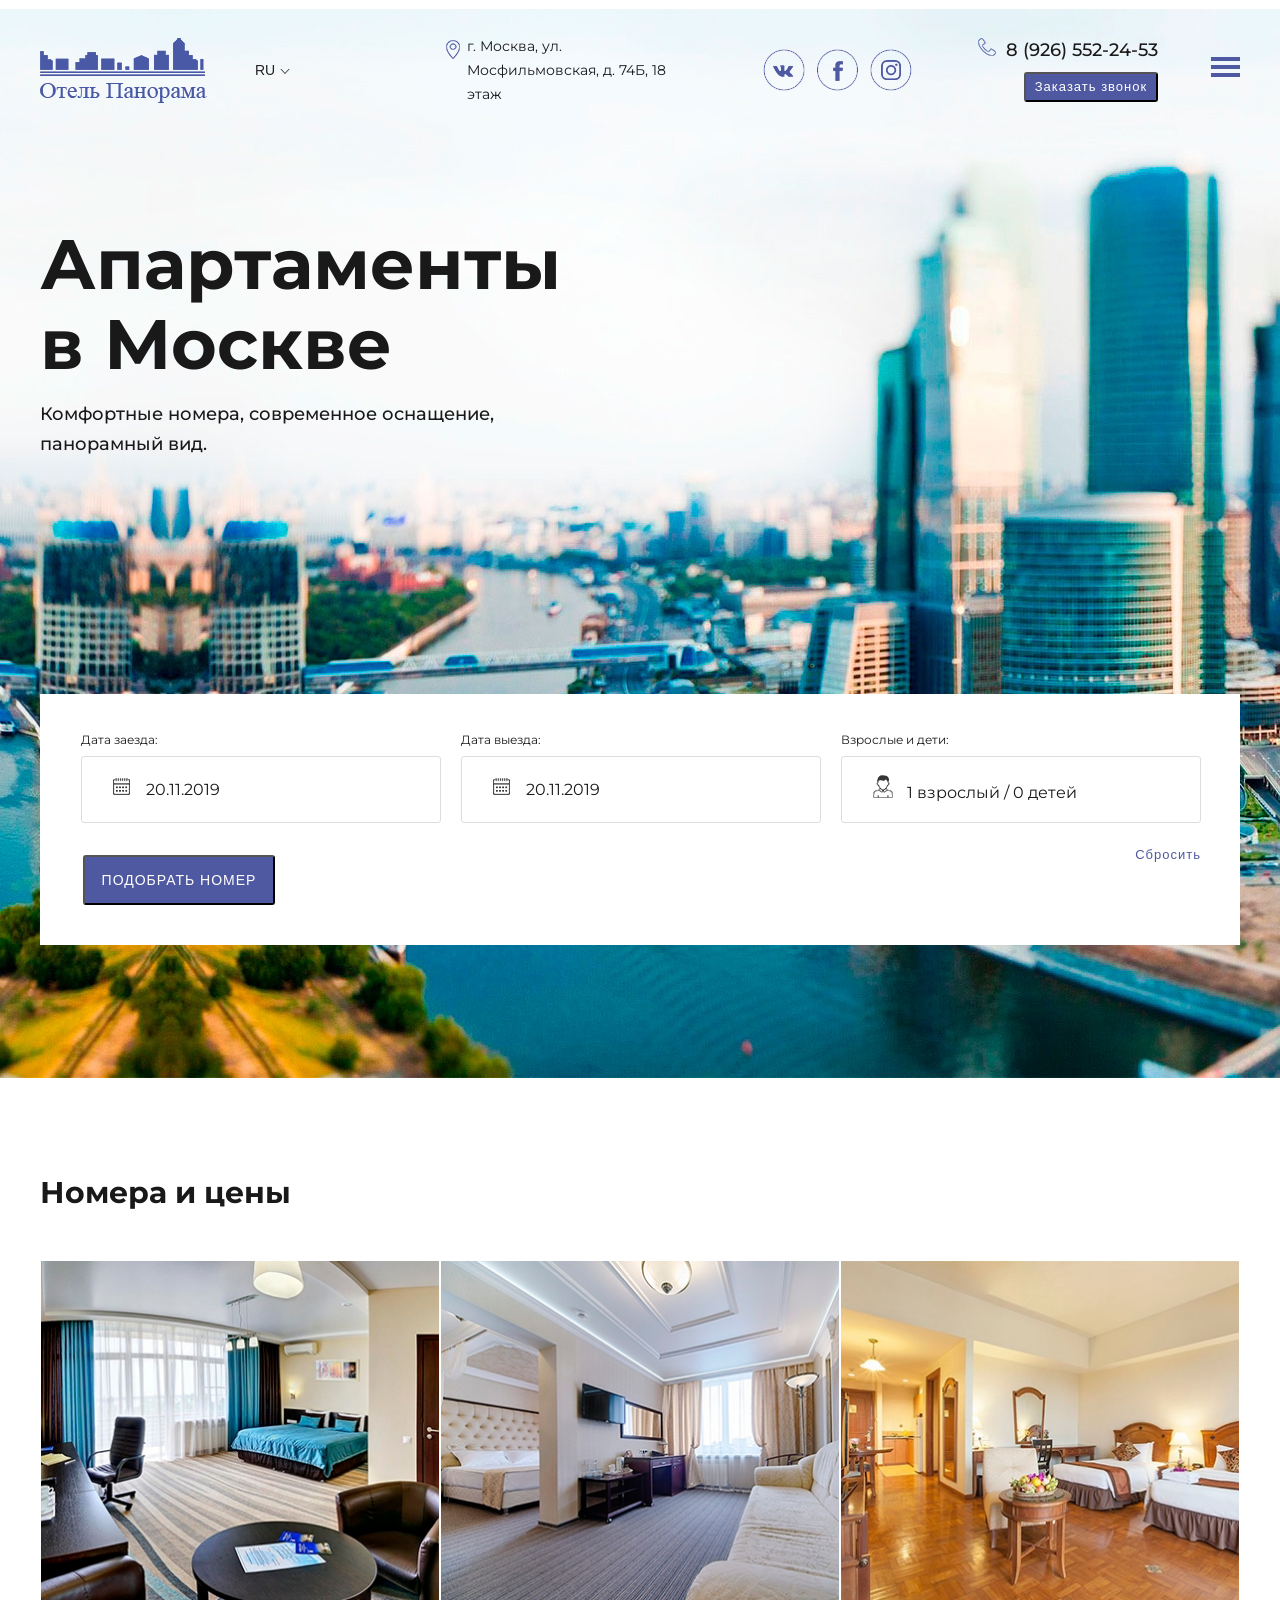
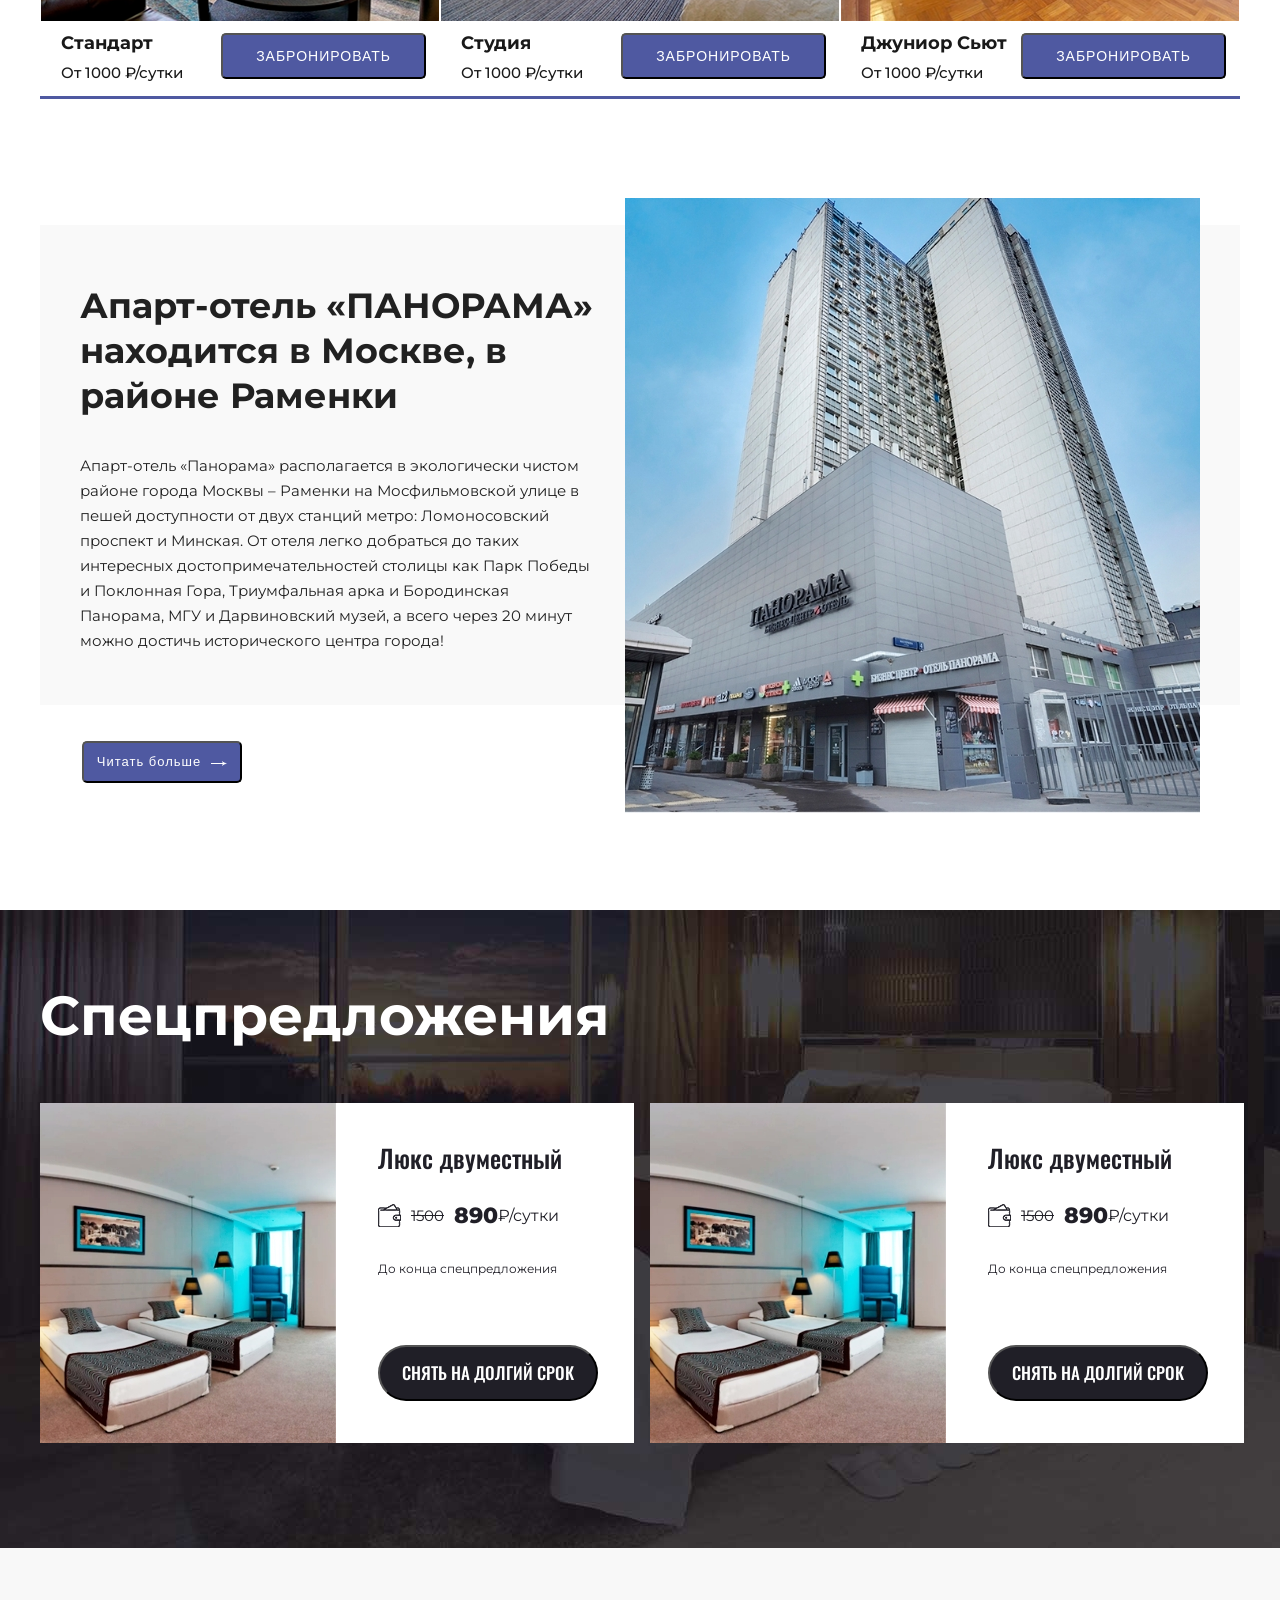
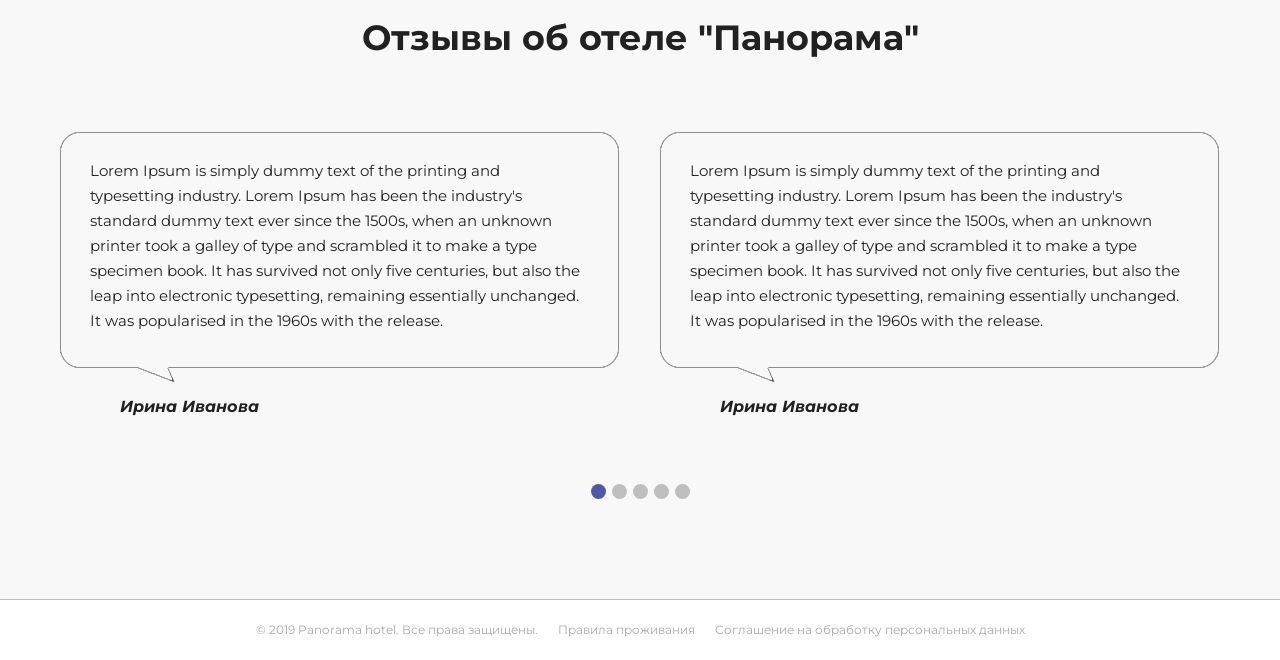
<file: index.html>
<!DOCTYPE html>
<html lang="ru">
<head>
    <meta charset="UTF-8">
    <meta name="viewport" content="width=device-width, initial-scale=1.0">
    <title>Отель Панорма</title>
    <link href="https://fonts.googleapis.com/css?family=Oswald:400,500,700&display=swap&subset=cyrillic" rel="stylesheet">
    <link href="https://fonts.googleapis.com/css?family=Montserrat:400,500,700&display=swap&subset=cyrillic"
        rel="stylesheet">
    <link rel="stylesheet" href="css/reset.css">
    <link rel="stylesheet" href="css/style.css">
</head>
<body>
    <header class="header-bg">
        <div class="container">
            <div class="header">
                <div class="logo">
                    <a href="index.html">
                        <img src="img/logo.png" alt="logo" class="logo-img">
                    </a>
                </div>
                <div class="lang">
                    <select name="language" id="lang" class="lang-choice">
                        <option value="RU">RU</option>
                        <option value="EN">EN</option>
                    </select>
                </div>
                <div class="location">
                    <span class="adres">г. Москва, ул. Мосфильмовская, д. 74Б, 18 этаж</span>
                </div>
                <div class="social">
                    <div class="vk">
                        <a href="#" class="social-link">
                            <img src="img/logo-vk.png" alt="vkontakte" class="social-logo">
                        </a>
                    </div>
                    <div class="fb">
                        <a href="#" class="social-link">
                            <img src="img/logo-fb.png" alt="facebook" class="social-logo">
                        </a>
                    </div>
                    <div class="inst">
                        <a href="#" class="social-link">
                            <img src="img/inst-logo.png" alt="instagram" class="social-logo">
                        </a>
                    </div>
                </div>
                <div class="phone">
                    <a href="tel:+79265522453" class="phone-link">8 (926) 552-24-53</a>
                    <button class="order-call">Заказать звонок</button>
                </div>
                <nav class="header-nav">
                    <input id="menu-toggle" type="checkbox">
                    <label class="menu-btn" for="menu-toggle">
                        <span></span>
                    </label>
                    <ul class="nav-menu">
                        <li class="menu-item">
                            <a href="index.html" class="menu-link">
                                Главная
                            </a>
                        </li>
                        <li class="menu-item">
                            <a href="about.html" class="menu-link">
                                Об отеле
                            </a>
                        </li>
                        <li class="menu-item">
                            <a href="service.html" class="menu-link">
                                Услуги
                            </a>
                        </li>
                        <li class="menu-item">
                            <a href="price.html" class="menu-link">
                                Номера и цены
                            </a>
                        </li>
                        <li class="menu-item">
                            <a href="action.html" class="menu-link">
                                Акции
                            </a>
                        </li>
                        <li class="menu-item">
                            <a href="contacts.html" class="menu-link">
                                Контакты
                            </a>
                        </li>
                        <li class="menu-item">
                            <a href="visa.html" class="menu-link">
                                Визовая поддержка
                            </a>
                        </li>
                    </ul>
                </nav>
            </div>
        </div>
    </header>
    <main> 
        <div class="main-page">
            <div class="title-block">
                <div class="container">
                    <div class="title">
                        <h1 class="heading">Апартаменты в Москве</h1>
                        <span class="subtitle">Комфортные номера, современное оснащение, панорамный вид.</span>
                    </div>
                    <div class="filter">
                        <div class="selection">
                            <div class="date-in selection-item">
                                <span class="subtitle">Дата заезда:</span>
                                <div class="select">
                                    <span class="select-item date">
                                        20.11.2019
                                    </span>
                                </div>
                            </div>
                            <div class="date-out selection-item">
                                <span class="subtitle">Дата выезда:</span>
                                <div class="select">
                                    <span class="select-item date">
                                        20.11.2019
                                    </span>
                                </div>
                            </div>
                            <div class="people selection-item">
                                <span class="subtitle">Взрослые и дети:</span>
                                <div class="select">
                                    <span class="select-item man">
                                        1 взрослый / 0 детей
                                    </span>
                                </div>
                            </div>
                        </div>
                        <button class="pick">ПОДОБРАТЬ НОМЕР</button>
                        <button class="reset">Сбросить</button>
                    </div>
                </div>
            </div>

            <div class="about-block">
                <div class="container">
                    <div class="rooms">
                        <h2 class="rooms-title">Номера и цены</h2>
                        <div class="rooms-block">
                            <div class="room-item">
                                <a href="rooms/standart.html" class="room-link">
                                    <img src="img/room1.jpg" alt="room" class="room-img">
                                </a>
                                <div class="order-room">
                                    <div class="room-title">
                                        <h3 class="subtitle">Стандарт</h3>
                                        <span class="price">От 1000 ₽/сутки</span>
                                    </div>
                                    <button class="order-room-btn">ЗАБРОНИРОВАТЬ</button>
                                </div>
                            </div>
                            <div class="room-item">
                                <a href="rooms/study.html" class="room-link">
                                    <img src="img/room2.jpg" alt="room" class="room-img">
                                </a>
                                <div class="order-room">
                                    <div class="room-title">
                                        <h3 class="subtitle">Студия</h3>
                                        <span class="price">От 1000 ₽/сутки</span>
                                    </div>
                                    <button class="order-room-btn">ЗАБРОНИРОВАТЬ</button>
                                </div>
                            </div>
                            <div class="room-item">
                                <a href="rooms/junior.html" class="room-link">
                                    <img src="img/room3.jpg" alt="room" class="room-img">
                                </a>
                                <div class="order-room">
                                    <div class="room-title">
                                        <h3 class="subtitle">Джуниор Сьют</h3>
                                        <span class="price">От 1000 ₽/сутки</span>
                                    </div>
                                    <button class="order-room-btn">ЗАБРОНИРОВАТЬ</button>
                                </div>
                            </div>
                        </div>
                    </div>

                    <div class="about-hotel">
                        <div class="text-block">
                            <div class="about-text">
                                <h3 class="hotel-title">Апарт-отель «ПАНОРАМА»
                                находится в Москве, в
                                районе Раменки</h3>
                                <span class="hotel-text">Апарт-отель «Панорама» располагается в экологически чистом
                                районе города Москвы – Раменки на Мосфильмовской улице
                                в пешей доступности от двух станций метро: Ломоносовский
                                проспект и Минская. От отеля легко добраться до таких
                                интересных достопримечательностей столицы как Парк
                                Победы и Поклонная Гора, Триумфальная арка и Бородинская
                                Панорама, МГУ и Дарвиновский музей, а всего через 20 минут
                                можно достичь исторического центра города!</span>
                            </div>
                            <img src="img/hotel.jpg" alt="hotel" class="hotel-img">
                        </div>
                        <button class="more"><span>Читать больше</span></button>
                    </div>
                </div>
            </div>

            <div class="offers-block">
                <div class="container">
                    <h3 class="offers-title">Спецпредложения</h3>
                    <div class="offers">
                        <div class="offer-item">
                            <div class="offer-example">
                                <img src="img/offer1.jpg" alt="room" class="offer-img">
                            </div>
                            <div class="offer-text">
                                <h4 class="offer-title">Люкс двуместный</h4>
                                <span class="price"> <p>1500</p> <b>890</b> ₽/сутки</span>
                                <span class="subtitle">До конца спецпредложения</span>
                                <div class="time">
                                    <script src="//megatimer.ru/get/f8d54a377148f292a100a9e6506a049e.js"></script>
                                </div>
                                <button class="offer-btn">СНЯТЬ НА ДОЛГИЙ СРОК</button>
                            </div>
                        </div>
                        <div class="offer-item">
                            <div class="offer-example">
                                <img src="img/offer1.jpg" alt="room" class="offer-img">
                            </div>
                            <div class="offer-text">
                                <h4 class="offer-title">Люкс двуместный</h4>
                                <span class="price"> <p>1500</p> <b>890</b> ₽/сутки</span>
                                <span class="subtitle">До конца спецпредложения</span>
                                <div class="time">
                                    <script src="//megatimer.ru/get/f8d54a377148f292a100a9e6506a049e.js"></script>
                                </div>
                                <button class="offer-btn">СНЯТЬ НА ДОЛГИЙ СРОК</button>
                            </div>
                        </div>
                    </div>
                </div>
            </div>

            <div class="reviews-block">
                <div class="container">
                    <h3 class="reviews-title">Отзывы об отеле "Панорама"</h3>
                    <div class="reviews">
                        <div class="swiper-container">
                            <div class="swiper-wrapper">
                                <!-- Slides -->
                                <div class="swiper-slide slide-1">
                                    <div class="review-item">
                                        <div class="review-text">Lorem Ipsum is simply dummy text of the printing and
                                            typesetting industry. Lorem Ipsum has been the industry's
                                            standard dummy text ever since the 1500s, when an unknown
                                            printer took a galley of type and scrambled it to make a type
                                            specimen book. It has survived not only five centuries, but also
                                            the leap into electronic typesetting, remaining essentially
                                            unchanged. It was popularised in the 1960s with the release.
                                        </div>
                                        <span class="name">Ирина Иванова</span>
                                    </div>
                                    <div class="review-item">
                                        <div class="review-text">Lorem Ipsum is simply dummy text of the printing and
                                            typesetting industry. Lorem Ipsum has been the industry's
                                            standard dummy text ever since the 1500s, when an unknown
                                            printer took a galley of type and scrambled it to make a type
                                            specimen book. It has survived not only five centuries, but also
                                            the leap into electronic typesetting, remaining essentially
                                            unchanged. It was popularised in the 1960s with the release.
                                        </div>
                                        <span class="name">Ирина Иванова</span>
                                    </div>
                                </div>
                                <div class="swiper-slide slide-2">
                                    <div class="review-item">
                                        <div class="review-text">Lorem Ipsum is simply dummy text of the printing and
                                            typesetting industry. Lorem Ipsum has been the industry's
                                            standard dummy text ever since the 1500s, when an unknown
                                            printer took a galley of type and scrambled it to make a type
                                            specimen book. It has survived not only five centuries, but also
                                            the leap into electronic typesetting, remaining essentially
                                            unchanged. It was popularised in the 1960s with the release.
                                        </div>
                                        <span class="name">Ирина Иванова</span>
                                    </div>
                                    <div class="review-item">
                                        <div class="review-text">Lorem Ipsum is simply dummy text of the printing and
                                            typesetting industry. Lorem Ipsum has been the industry's
                                            standard dummy text ever since the 1500s, when an unknown
                                            printer took a galley of type and scrambled it to make a type
                                            specimen book. It has survived not only five centuries, but also
                                            the leap into electronic typesetting, remaining essentially
                                            unchanged. It was popularised in the 1960s with the release.
                                        </div>
                                        <span class="name">Ирина Иванова</span>
                                    </div>
                                </div>
                                <div class="swiper-slide slide-3">
                                    <div class="review-item">
                                        <div class="review-text">Lorem Ipsum is simply dummy text of the printing and
                                            typesetting industry. Lorem Ipsum has been the industry's
                                            standard dummy text ever since the 1500s, when an unknown
                                            printer took a galley of type and scrambled it to make a type
                                            specimen book. It has survived not only five centuries, but also
                                            the leap into electronic typesetting, remaining essentially
                                            unchanged. It was popularised in the 1960s with the release.
                                        </div>
                                        <span class="name">Ирина Иванова</span>
                                    </div>
                                    <div class="review-item">
                                        <div class="review-text">Lorem Ipsum is simply dummy text of the printing and
                                            typesetting industry. Lorem Ipsum has been the industry's
                                            standard dummy text ever since the 1500s, when an unknown
                                            printer took a galley of type and scrambled it to make a type
                                            specimen book. It has survived not only five centuries, but also
                                            the leap into electronic typesetting, remaining essentially
                                            unchanged. It was popularised in the 1960s with the release.
                                        </div>
                                        <span class="name">Ирина Иванова</span>
                                    </div>
                                </div>
                                <div class="swiper-slide slide-4">
                                    <div class="review-item">
                                        <div class="review-text">Lorem Ipsum is simply dummy text of the printing and
                                            typesetting industry. Lorem Ipsum has been the industry's
                                            standard dummy text ever since the 1500s, when an unknown
                                            printer took a galley of type and scrambled it to make a type
                                            specimen book. It has survived not only five centuries, but also
                                            the leap into electronic typesetting, remaining essentially
                                            unchanged. It was popularised in the 1960s with the release.
                                        </div>
                                        <span class="name">Ирина Иванова</span>
                                    </div>
                                    <div class="review-item">
                                        <div class="review-text">Lorem Ipsum is simply dummy text of the printing and
                                            typesetting industry. Lorem Ipsum has been the industry's
                                            standard dummy text ever since the 1500s, when an unknown
                                            printer took a galley of type and scrambled it to make a type
                                            specimen book. It has survived not only five centuries, but also
                                            the leap into electronic typesetting, remaining essentially
                                            unchanged. It was popularised in the 1960s with the release.
                                        </div>
                                        <span class="name">Ирина Иванова</span>
                                    </div>
                                </div>
                                <div class="swiper-slide slide-5">
                                    <div class="review-item">
                                        <div class="review-text">Lorem Ipsum is simply dummy text of the printing and
                                            typesetting industry. Lorem Ipsum has been the industry's
                                            standard dummy text ever since the 1500s, when an unknown
                                            printer took a galley of type and scrambled it to make a type
                                            specimen book. It has survived not only five centuries, but also
                                            the leap into electronic typesetting, remaining essentially
                                            unchanged. It was popularised in the 1960s with the release.
                                        </div>
                                        <span class="name">Ирина Иванова</span>
                                    </div>
                                    <div class="review-item">
                                        <div class="review-text">Lorem Ipsum is simply dummy text of the printing and
                                            typesetting industry. Lorem Ipsum has been the industry's
                                            standard dummy text ever since the 1500s, when an unknown
                                            printer took a galley of type and scrambled it to make a type
                                            specimen book. It has survived not only five centuries, but also
                                            the leap into electronic typesetting, remaining essentially
                                            unchanged. It was popularised in the 1960s with the release.
                                        </div>
                                        <span class="name">Ирина Иванова</span>
                                    </div>
                                </div>
                            </div>
                            <div class="swiper-pagination"></div>
                        </div>
                    </div>
                </div>
            </div>
        </div>
    </main>
    <footer>
        <div class="container">
            <div class="footer">
                <div class="copyright">© 2019 Panorama hotel. Все права защищены.</div>
                <a href="" class="footer-link">Правила проживания</a>
                <a href="" class="footer-link">Соглашение на обработку персональных данных</a>
            </div>
        </div>
    </footer>
    <script src="js/swiper.min.js"></script>
    <script src="js/main.js"></script>
</body>
</html>
</file>
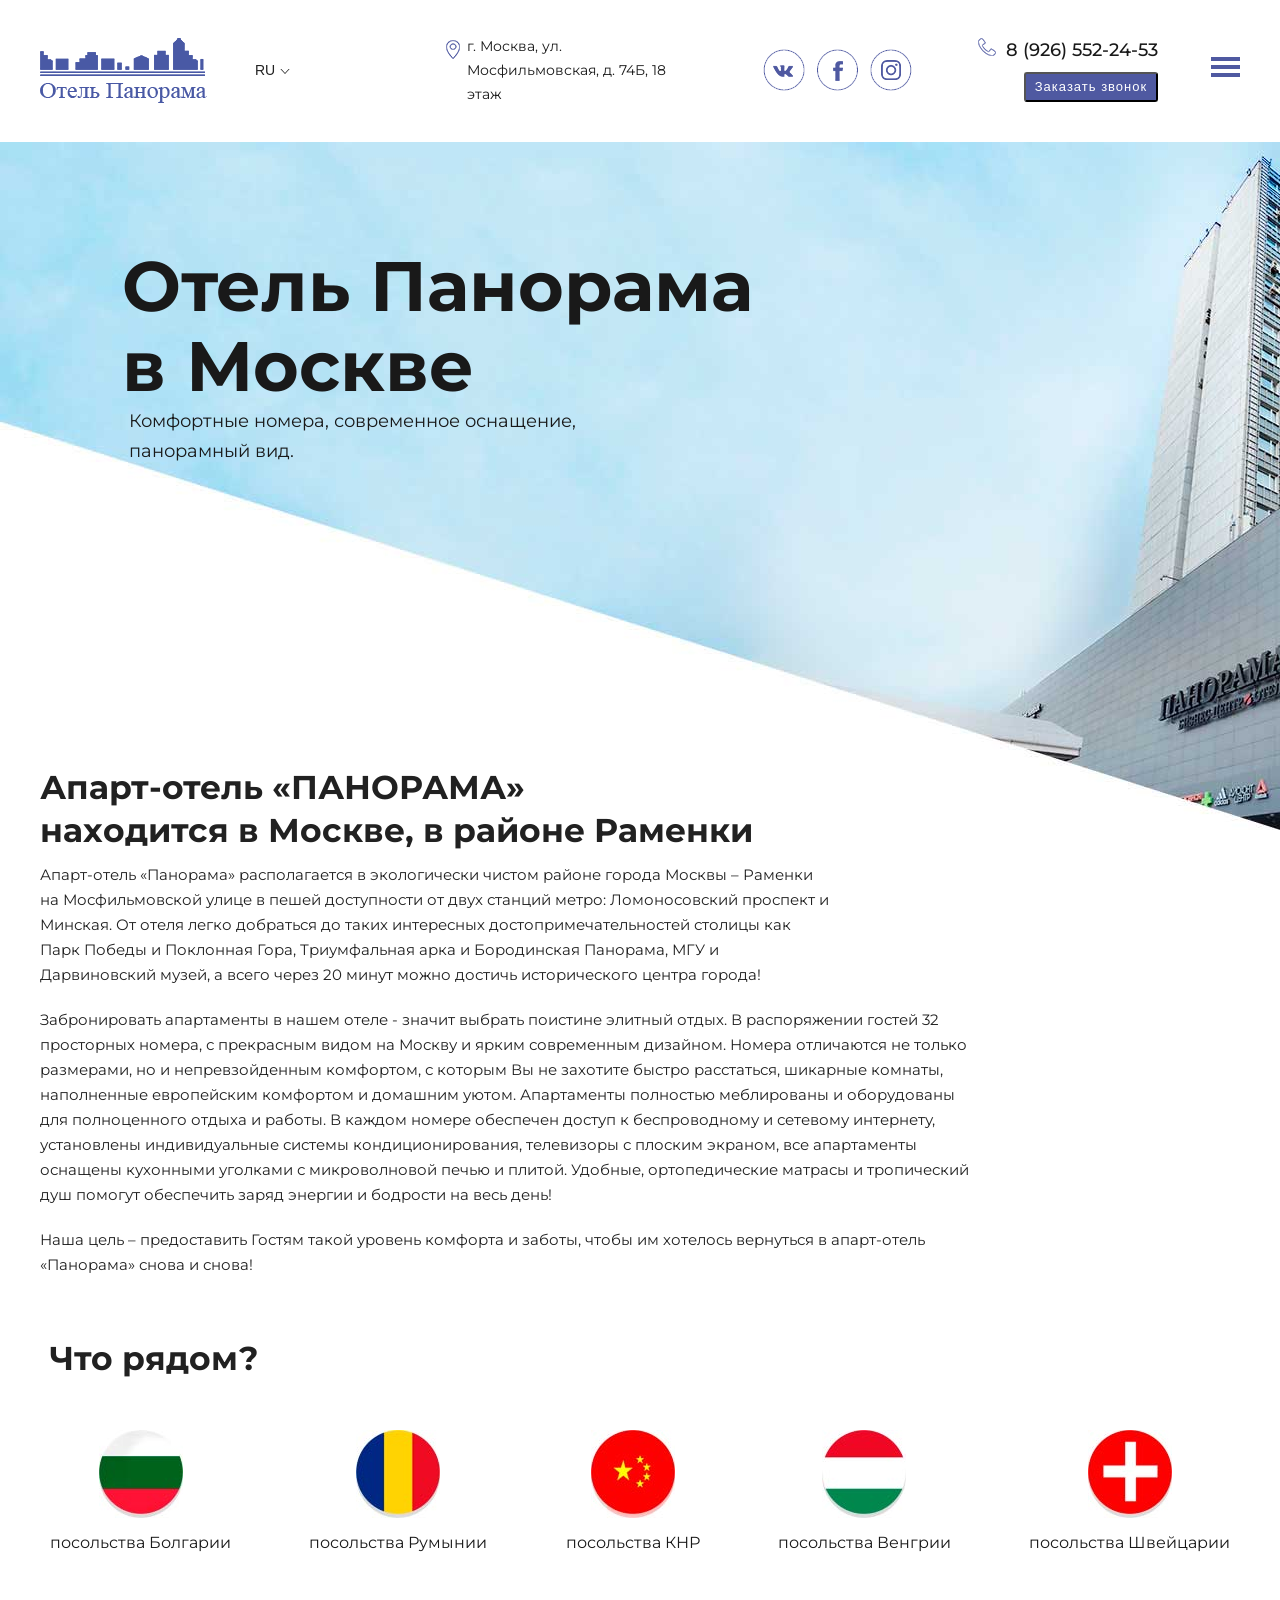
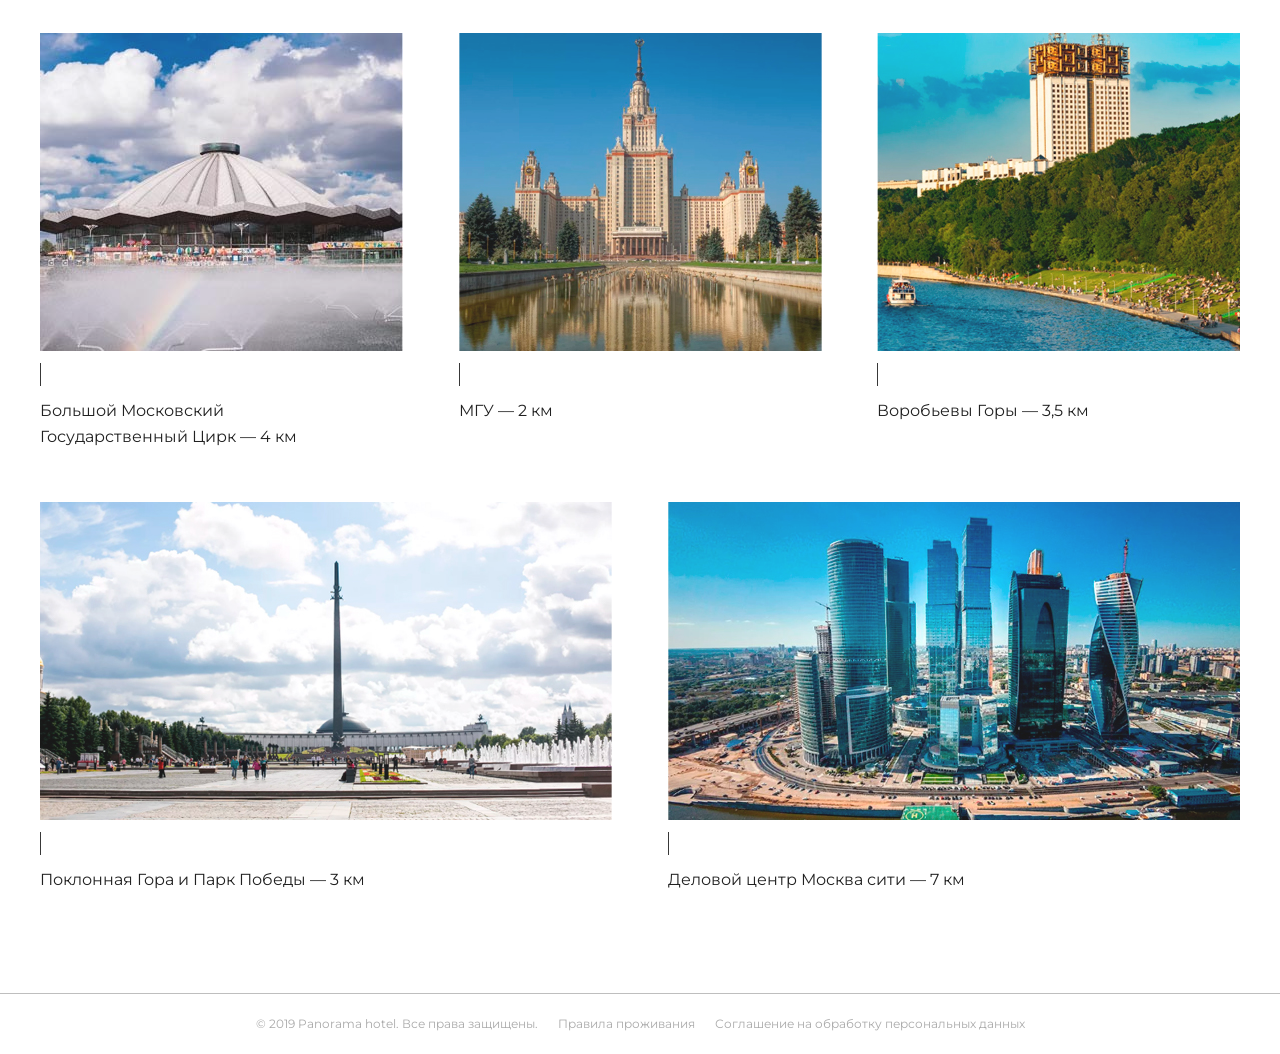
<file: about.html>
<!DOCTYPE html>
<html lang="ru">
<head>
    <meta charset="UTF-8">
    <meta name="viewport" content="width=device-width, initial-scale=1.0">
    <title>Отель Панорма</title>
    <link href="https://fonts.googleapis.com/css?family=Oswald:400,500,700&display=swap&subset=cyrillic" rel="stylesheet">
    <link href="https://fonts.googleapis.com/css?family=Montserrat:400,500,700&display=swap&subset=cyrillic"
        rel="stylesheet">
    <link rel="stylesheet" href="css/reset.css">
    <link rel="stylesheet" href="css/style.css">
</head>
<body>
    <header class="header-bg">
        <div class="container">
            <div class="header">
                <div class="logo">
                    <a href="index.html">
                    <img src="img/logo.png" alt="logo" class="logo-img">
                    </a>
                </div>
                <div class="lang">
                    <select name="language" id="lang" class="lang-choice">
                        <option value="RU">RU</option>
                        <option value="EN">EN</option>
                    </select>
                </div>
                <div class="location">
                    <span class="adres">г. Москва, ул. Мосфильмовская,
                    д. 74Б, 18 этаж</span>
                </div>
                <div class="social">
                    <div class="vk">
                        <a href="#" class="social-link">
                            <img src="img/logo-vk.png" alt="vkontakte" class="social-logo">
                        </a>
                    </div>
                    <div class="fb">
                        <a href="#" class="social-link">
                            <img src="img/logo-fb.png" alt="facebook" class="social-logo">
                        </a>
                    </div>
                    <div class="inst">
                        <a href="#" class="social-link">
                            <img src="img/inst-logo.png" alt="instagram" class="social-logo">
                        </a>
                    </div>
                </div>
                <div class="phone">
                    <a href="tel:+79265522453" class="phone-link">8 (926) 552-24-53</a>
                    <button class="order-call">Заказать звонок</button>
                </div>
                <nav class="header-nav">
                    <input id="menu-toggle" type="checkbox">
                    <label class="menu-btn" for="menu-toggle">
                        <span></span>
                    </label>
                    <ul class="nav-menu">
                        <li class="menu-item">
                            <a href="index.html" class="menu-link">
                                Главная
                            </a>
                        </li>
                        <li class="menu-item">
                            <a href="about.html" class="menu-link">
                                Об отеле
                            </a>
                        </li>
                        <li class="menu-item">
                            <a href="service.html" class="menu-link">
                                Услуги
                            </a>
                        </li>
                        <li class="menu-item">
                            <a href="price.html" class="menu-link">
                                Номера и цены
                            </a>
                        </li>
                        <li class="menu-item">
                            <a href="action.html" class="menu-link">
                                Акции
                            </a>
                        </li>
                        <li class="menu-item">
                            <a href="contacts.html" class="menu-link">
                                Контакты
                            </a>
                        </li>
                        <li class="menu-item">
                            <a href="visa.html" class="menu-link">
                                Визовая поддержка
                            </a>
                        </li>
                    </ul>
                </nav>
            </div>

            </div>
    </header>

    <main>
        <div class="about-bg">
            <div class="about-block1">
                <div class="container">
                    <div class="title">
                        <h1 class="heading">Отель Панорама в Москве</h1>
                        <span class="subtitle">Комфортные номера, современное оснащение,
                        панорамный вид.</span>
                    </div>
                    <div class="info">
                        <h2>Апарт-отель «ПАНОРАМА»<br> находится в Москве, в районе Раменки</h2>
                        <div class="text">
                            <p>
                            Апарт-отель «Панорама» располагается в экологически чистом районе города Москвы – Раменки
                            на Мосфильмовской улице в пешей доступности от двух станций метро: Ломоносовский проспект
                            и Минская. От отеля легко добраться до таких интересных достопримечательностей столицы как
                            Парк Победы и Поклонная Гора, Триумфальная арка и Бородинская Панорама, МГУ и Дарвиновский
                            музей, а всего через 20 минут можно достичь исторического центра города!
                            </p>
                            <p>
                            Забронировать апартаменты в нашем отеле - значит выбрать поистине элитный отдых. В распоряжении гостей 32
                            просторных номера, с прекрасным видом на Москву и ярким современным дизайном. Номера отличаются не только
                            размерами, но и непревзойденным комфортом, с которым Вы не захотите быстро расстаться, шикарные комнаты,
                            наполненные европейским комфортом и домашним уютом. Апартаменты полностью меблированы и оборудованы
                            для полноценного отдыха и работы. В каждом номере обеспечен доступ к беспроводному и сетевому интернету,
                            установлены индивидуальные системы кондиционирования, телевизоры с плоским экраном, все апартаменты
                            оснащены кухонными уголками с микроволновой печью и плитой. Удобные, ортопедические матрасы и тропический
                            душ помогут обеспечить заряд энергии и бодрости на весь день!
                            </p>
                            <p>
                            Наша цель – предоставить Гостям такой уровень комфорта и заботы, чтобы им хотелось вернуться в апарт-отель
                            «Панорама» снова и снова!
                            </p>
                        </div>
                    </div>
                </div>
            </div>
        </div>
        <div class="near-block">
            <div class="container">
                <h2>Что рядом?</h2>
                <div class="flags">
                    <div class="flag_item">
                        <img src="img/flag_b.jpg" alt="флаг Бельгии">
                        <h3>посольства Болгарии</h3>
                    </div>
                    <div class="flag_item">
                        <img src="img/flag_r.jpg" alt="флаг Румынии">
                        <h3>посольства Румынии</h3>
                    </div>
                    <div class="flag_item">
                        <img src="img/flag_k.jpg" alt="флаг КНР">
                        <h3>посольства КНР</h3>
                    </div>
                    <div class="flag_item">
                        <img src="img/flag_v.jpg" alt="флаг Венгрии">
                        <h3>посольства Венгрии</h3>
                    </div>
                    <div class="flag_item">
                        <img src="img/flag_sh.jpg" alt="флаг Швейцарии">
                        <h3>посольства Швейцарии</h3>
                    </div>
                </div>
            </div>
        </div>
        <div class="photo-block">
            <div class="container">
                <div class="photos">
                    <div class="photo_item">
                        <img src="img/photo1.jpg" alt="Фото 1"><br>
                        <img src="img/line.jpg" alt="Линия">
                        <h3>Большой Московский <br>Государственный Цирк — 4 км</h3>
                    </div>
                    <div class="photo_item">
                        <img src="img/photo2.jpg" alt="Фото 2"><br>
                        <img src="img/line.jpg" alt="Линия">
                        <h3>МГУ — 2 км</h3>
                    </div>
                    <div class="photo_item">
                        <img src="img/photo3.jpg" alt="Фото 3"><br>
                        <img src="img/line.jpg" alt="Линия">
                        <h3>Воробьевы Горы — 3,5 км</h3>
                    </div>
                </div>
            </div>
        </div>
        <div class="photo-block">
            <div class="container">
                <div class="photos">
                    <div class="photo_item">
                        <img src="img/photo4.jpg" alt="Фото 4"><br>
                        <img src="img/line.jpg" alt="Линия">
                        <h3>Поклонная Гора и Парк Победы — 3 км</h3>
                    </div>
                    <div class="photo_item">
                        <img src="img/photo5.jpg" alt="Фото 5"><br>
                        <img src="img/line.jpg" alt="Фото 5"><br>
                        <h3>Деловой центр Москва сити — 7 км</h3>
                    </div>
                </div>
            </div>
        </div>
    </main>

    <footer>
        <div class="container">
            <div class="footer">
                <div class="copyright">© 2019 Panorama hotel. Все права защищены.</div>
                <a href="" class="footer-link">Правила проживания</a>
                <a href="" class="footer-link">Соглашение на обработку персональных данных</a>
            </div>
        </div>
    </footer>
</body>
</html>
</file>
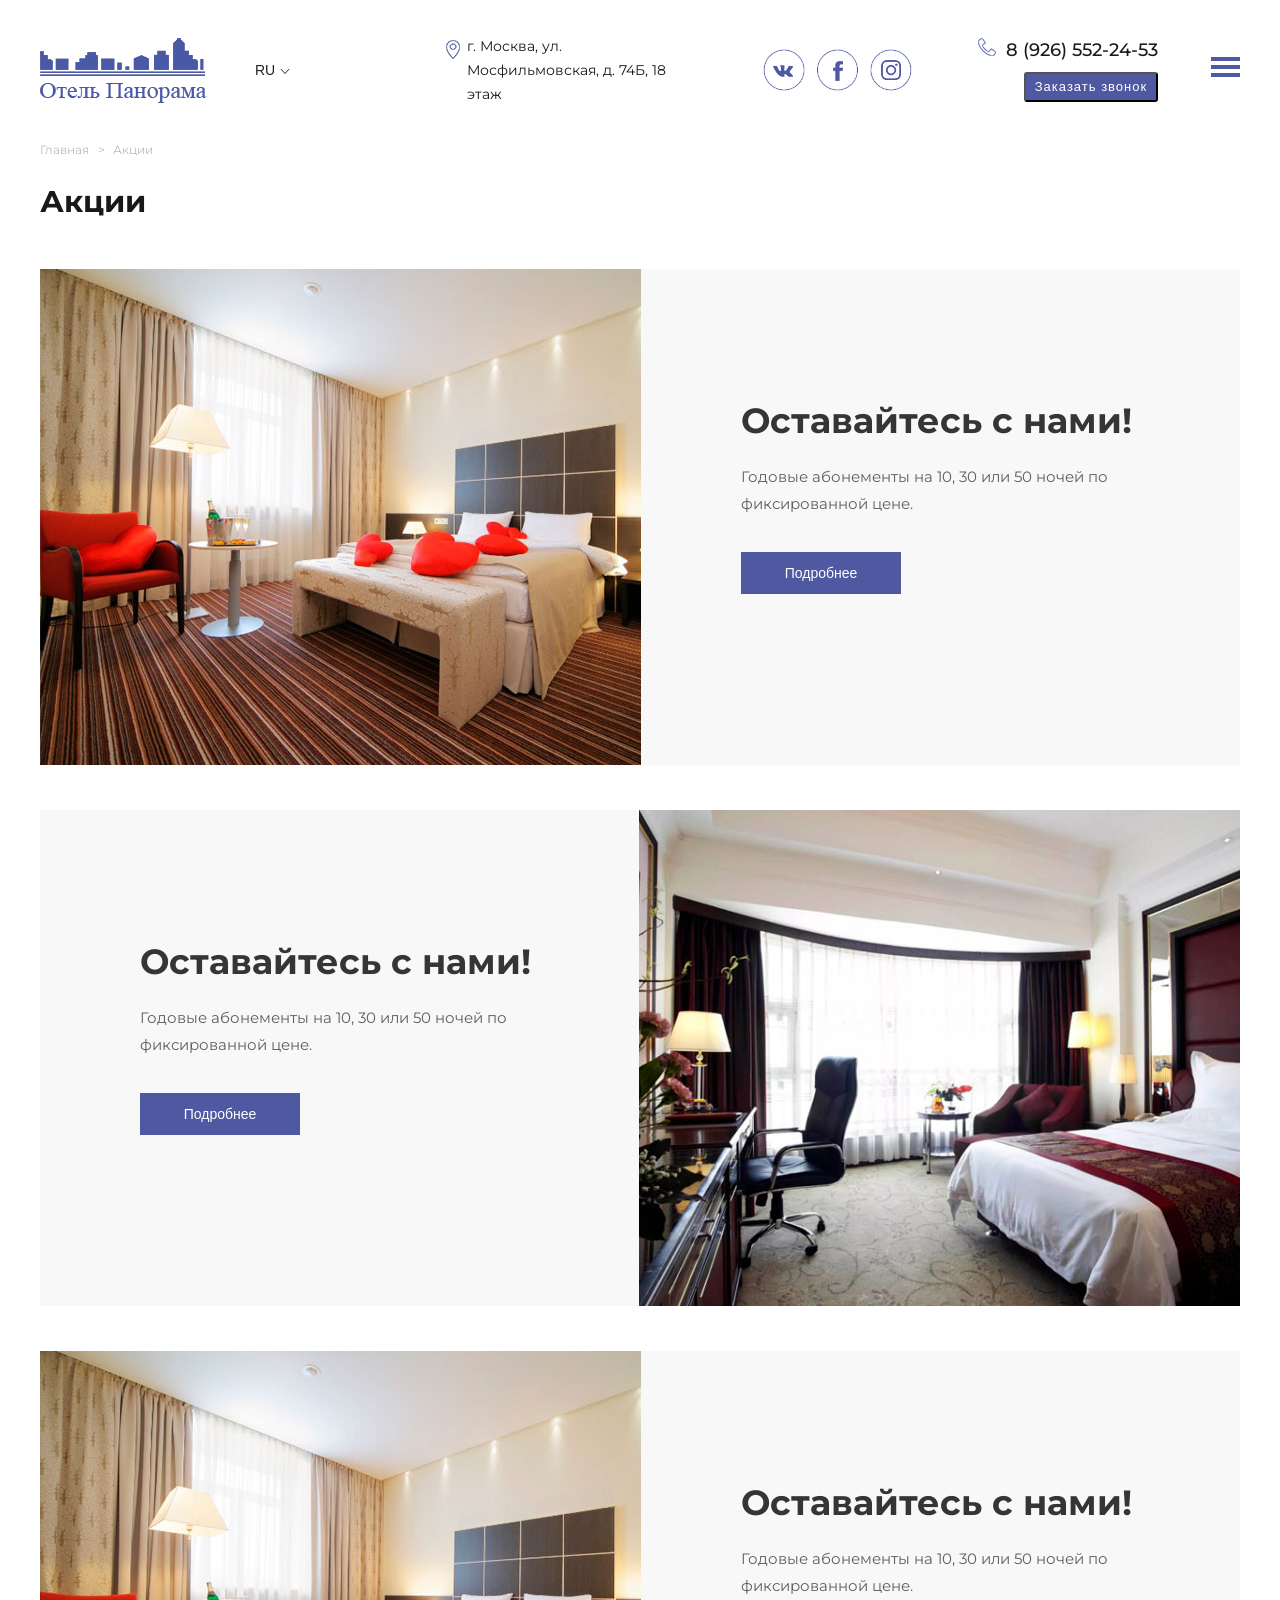
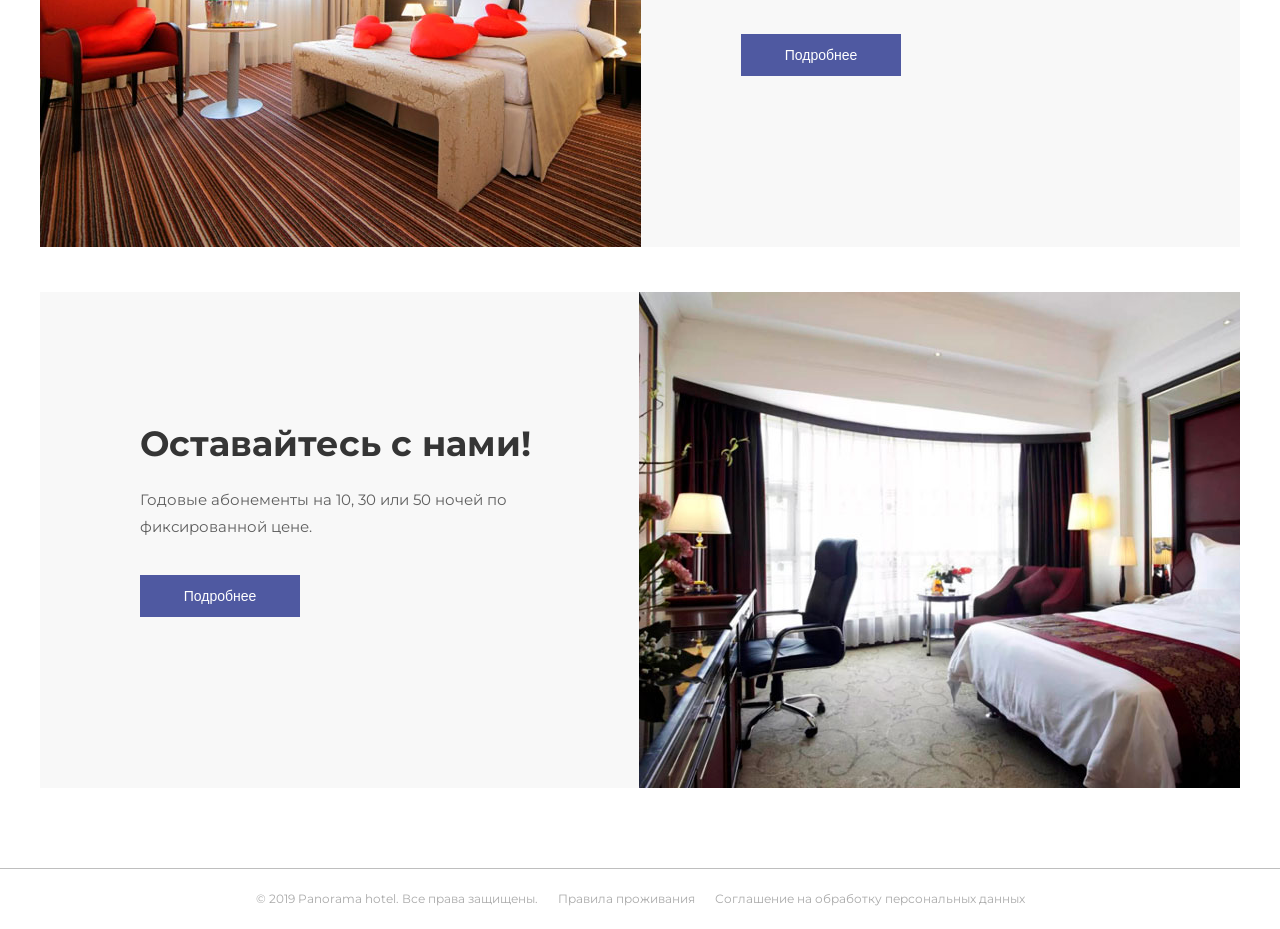
<file: action.html>
<!DOCTYPE html>
<html lang="ru">

<head>
    <meta charset="UTF-8">
    <meta name="viewport" content="width=device-width, initial-scale=1.0">
    <title>Отель Панорма</title>
    <link href="https://fonts.googleapis.com/css?family=Oswald:400,500,700&display=swap&subset=cyrillic"
        rel="stylesheet">
    <link href="https://fonts.googleapis.com/css?family=Montserrat:400,500,700&display=swap&subset=cyrillic"
        rel="stylesheet">
    <link rel="stylesheet" href="css/reset.css">
    <link rel="stylesheet" href="css/style.css">
</head>

<body>
    <header class="header-bg">
        <div class="container">
            <div class="header">
                <div class="logo">
                    <a href="index.html">
                        <img src="img/logo.png" alt="logo" class="logo-img">
                    </a>
                </div>
                <div class="lang">
                    <select name="language" id="lang" class="lang-choice">
                        <option value="RU">RU</option>
                        <option value="EN">EN</option>
                    </select>
                </div>
                <div class="location">
                    <span class="adres">г. Москва, ул. Мосфильмовская,
                        д. 74Б, 18 этаж</span>
                </div>
                <div class="social">
                    <div class="vk">
                        <a href="#" class="social-link">
                            <img src="img/logo-vk.png" alt="vkontakte" class="social-logo">
                        </a>
                    </div>
                    <div class="fb">
                        <a href="#" class="social-link">
                            <img src="img/logo-fb.png" alt="facebook" class="social-logo">
                        </a>
                    </div>
                    <div class="inst">
                        <a href="#" class="social-link">
                            <img src="img/inst-logo.png" alt="instagram" class="social-logo">
                        </a>
                    </div>
                </div>
                <div class="phone">
                    <a href="tel:+79265522453" class="phone-link">8 (926) 552-24-53</a>
                    <button class="order-call">Заказать звонок</button>
                </div>
                <nav class="header-nav">
                    <input id="menu-toggle" type="checkbox">
                    <label class="menu-btn" for="menu-toggle">
                        <span></span>
                    </label>
                    <ul class="nav-menu">
                        <li class="menu-item">
                            <a href="index.html" class="menu-link">
                                Главная
                            </a>
                        </li>
                        <li class="menu-item">
                            <a href="about.html" class="menu-link">
                                Об отеле
                            </a>
                        </li>
                        <li class="menu-item">
                            <a href="service.html" class="menu-link">
                                Услуги
                            </a>
                        </li>
                        <li class="menu-item">
                            <a href="price.html" class="menu-link">
                                Номера и цены
                            </a>
                        </li>
                        <li class="menu-item">
                            <a href="#" class="menu-link active">
                                Акции
                            </a>
                        </li>
                        <li class="menu-item">
                            <a href="contacts.html" class="menu-link">
                                Контакты
                            </a>
                        </li>
                        <li class="menu-item">
                            <a href="visa.html" class="menu-link">
                                Визовая поддержка
                            </a>
                        </li>
                    </ul>
                </nav>
            </div>
        </div>
    </header>

    <main>
        <div class="breadcrumb-block">
            <div class="container">
                <ol class="breadcrumb">
                    <li>
                        <a href="#"><span>Главная</span></a>
                    </li>
                    <li>
                        <a href="#"><span>Акции</span></a>
                    </li>
                </ol>
            </div>
        </div>
        <div class="action-page">
            <div class="container">
                <div class="heading">
                    <h2 class="heading-title">Акции</h2>
                </div>

                <div class="block_action">
                    <div class="col_l">
                        <img src="img/photo-act-1.jpg" alt="">
                    </div>
                    <div class="col_r">
                        <div class="group">
                            <h2>Оставайтесь с нами!</h2>
                            <p class="text">Годовые абонементы на 10, 30 или 50 ночей
                                по фиксированной цене.</p>
                            <button class="btn text">Подробнее</button>
                        </div>
                    </div>
                </div>
                <div class="block_action">
                    <div class="col_l">
                        <div class="group">
                            <h2>Оставайтесь с нами!</h2>
                            <p class="text">Годовые абонементы на 10, 30 или 50 ночей
                                по фиксированной цене.</p>
                            <button class="btn text">Подробнее</button>
                        </div>
                    </div>
                    <div class="col_r">
                        <img src="img/photo-act-2.jpg" alt="">
                    </div>
                </div>
                <div class="block_action">
                    <div class="col_l">
                        <img src="img/photo-act-3.jpg" alt="">
                    </div>
                    <div class="col_r">
                        <div class="group">
                            <h2>Оставайтесь с нами!</h2>
                            <p class="text">Годовые абонементы на 10, 30 или 50 ночей
                                по фиксированной цене.</p>
                            <button class="btn text">Подробнее</button>
                        </div>
                    </div>
                </div>
                <div class="block_action">
                    <div class="col_l">
                        <div class="group">
                            <h2>Оставайтесь с нами!</h2>
                            <p class="text">Годовые абонементы на 10, 30 или 50 ночей
                                по фиксированной цене.</p>
                            <button class="btn text">Подробнее</button>
                        </div>
                    </div>
                    <div class="col_r">
                        <img src="img/photo-act-4.jpg" alt="">
                    </div>
                </div>
            </div>
        </div>

    </main>

    <footer>
        <div class="container">
            <div class="footer">
                <div class="copyright">© 2019 Panorama hotel. Все права защищены.</div>
                <a href="" class="footer-link">Правила проживания</a>
                <a href="" class="footer-link">Соглашение на обработку персональных данных</a>
            </div>
        </div>
    </footer>
</body>

</html>
</file>
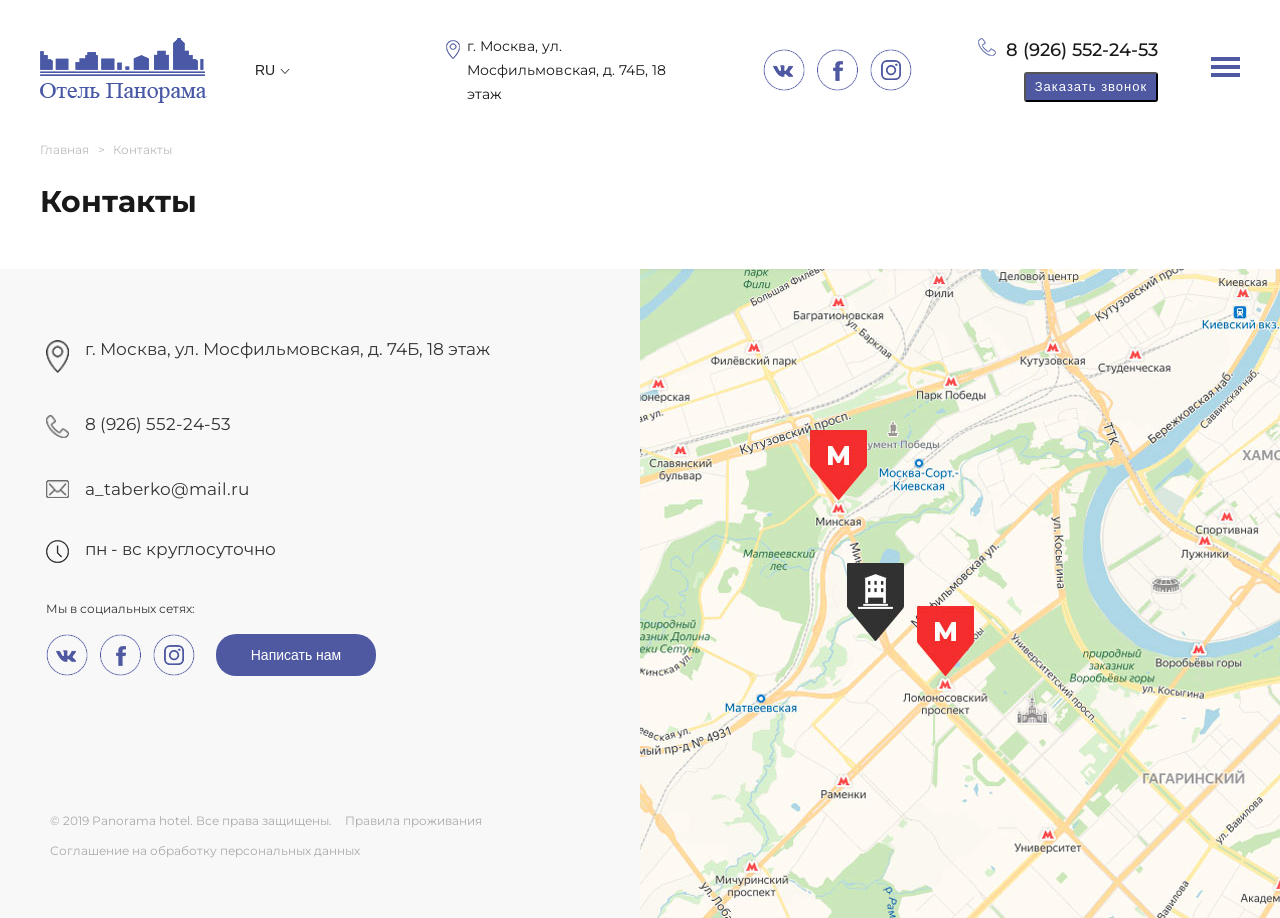
<file: contacts.html>
<!DOCTYPE html>
<html lang="ru">

<head>
    <meta charset="UTF-8">
    <meta name="viewport" content="width=device-width, initial-scale=1.0">
    <title>Отель Панорма</title>
    <link href="https://fonts.googleapis.com/css?family=Oswald:400,500,700&display=swap&subset=cyrillic"
        rel="stylesheet">
    <link href="https://fonts.googleapis.com/css?family=Montserrat:400,500,700&display=swap&subset=cyrillic"
        rel="stylesheet">
    <link rel="stylesheet" href="css/reset.css">
    <link rel="stylesheet" href="css/style.css">
</head>

<body>
    <header class="header-bg">
        <div class="container">
            <div class="header">
                <div class="logo">
                    <a href="index.html">
                        <img src="img/logo.png" alt="logo" class="logo-img">
                    </a>
                </div>
                <div class="lang">
                    <select name="language" id="lang" class="lang-choice">
                        <option value="RU">RU</option>
                        <option value="EN">EN</option>
                    </select>
                </div>
                <div class="location">
                    <span class="adres">г. Москва, ул. Мосфильмовская,
                        д. 74Б, 18 этаж</span>
                </div>
                <div class="social">
                    <div class="vk">
                        <a href="#" class="social-link">
                            <img src="img/logo-vk.png" alt="vkontakte" class="social-logo">
                        </a>
                    </div>
                    <div class="fb">
                        <a href="#" class="social-link">
                            <img src="img/logo-fb.png" alt="facebook" class="social-logo">
                        </a>
                    </div>
                    <div class="inst">
                        <a href="#" class="social-link">
                            <img src="img/inst-logo.png" alt="instagram" class="social-logo">
                        </a>
                    </div>
                </div>
                <div class="phone">
                    <a href="tel:+79265522453" class="phone-link">8 (926) 552-24-53</a>
                    <button class="order-call">Заказать звонок</button>
                </div>
                <nav class="header-nav">
                    <input id="menu-toggle" type="checkbox">
                    <label class="menu-btn" for="menu-toggle">
                        <span></span>
                    </label>
                    <ul class="nav-menu">
                        <li class="menu-item">
                            <a href="index.html" class="menu-link">
                                Главная
                            </a>
                        </li>
                        <li class="menu-item">
                            <a href="about.html" class="menu-link">
                                Об отеле
                            </a>
                        </li>
                        <li class="menu-item">
                            <a href="service.html" class="menu-link">
                                Услуги
                            </a>
                        </li>
                        <li class="menu-item">
                            <a href="price.html" class="menu-link">
                                Номера и цены
                            </a>
                        </li>
                        <li class="menu-item">
                            <a href="action.html" class="menu-link">
                                Акции
                            </a>
                        </li>
                        <li class="menu-item">
                            <a href="#" class="menu-link active">
                                Контакты
                            </a>
                        </li>
                        <li class="menu-item">
                            <a href="visa.html" class="menu-link">
                                Визовая поддержка
                            </a>
                        </li>
                    </ul>
                </nav>
            </div>
        </div>
    </header>

    <main>
        <div class="breadcrumb-block">
            <div class="container">
                <ol class="breadcrumb">
                    <li>
                        <a href="#"><span>Главная</span></a>
                    </li>
                    <li>
                        <a href="#"><span>Контакты</span></a>
                    </li>
                </ol>
            </div>
        </div>
        <div class="contact-page">
            <div class="container">
                <div class="heading">
                    <h2 class="heading-title">Контакты</h2>
                </div>
            </div>
        </div>
        <div class="contact-page-footer">
            <div class="container">
                <div class="block">
                    <div class="leftblock">
                        <div class="adress">
                            <div class="row">
                                <img src="img/iconcont1.png" alt="адрес" class="icons">
                                <div class="text">г. Москва, ул. Мосфильмовская, д. 74Б, 18 этаж</div>
                            </div>
                            <div class="row">
                                <img src="img/iconcont2.png" alt="телефон" class="icons">
                                <a href="tel:+79265522453" class="text phone links">8 (926) 552-24-53</a>
                            </div>
                            <div class="row">
                                <img src="img/iconcont3.png" alt="почта" class="icons">
                                <a href="mailto:a_taberko@mail.ru" class="text mail links">a_taberko@mail.ru</a>
                            </div>
                            <div class="row">
                                <img src="img/iconcont4.png" alt="график работы" class="icons">
                                <div class="text">пн - вс круглосуточно</div>
                            </div>

                        </div>
                        <div class="soch">
                            Мы в социальных сетях:
                        </div>
                        <div class="socblock">

                            <div class="social">
                                <div class="vk">
                                    <a href="#" class="social-link">
                                        <img src="img/logo-vk.png" alt="vkontakte" class="social-logo">
                                    </a>
                                </div>
                                <div class="fb">
                                    <a href="#" class="social-link">
                                        <img src="img/logo-fb.png" alt="facebook" class="social-logo">
                                    </a>
                                </div>
                                <div class="inst">
                                    <a href="#" class="social-link">
                                        <img src="img/inst-logo.png" alt="instagram" class="social-logo">
                                    </a>
                                </div>
                            </div>
                            <button class="btn text" >Написать нам</button>
                        </div>
                        <div>
                            <div class="container">
                                <div class="contact-footer">
                                    <div class="copyright">© 2019 Panorama hotel. Все права защищены.
                                        <a href="" class="footer-link">Правила проживания</a>
                                    </div>
                                    <a href="" class="footer-link">Соглашение на обработку персональных данных</a>
                                </div>
                            </div>
                        </div>
                    </div>
                    <div class="map">
                        <img src="img/map.jpg" alt="карта">
                    </div>
                </div>

            </div>
        </div>
    </main>
</body>

</html>
</file>
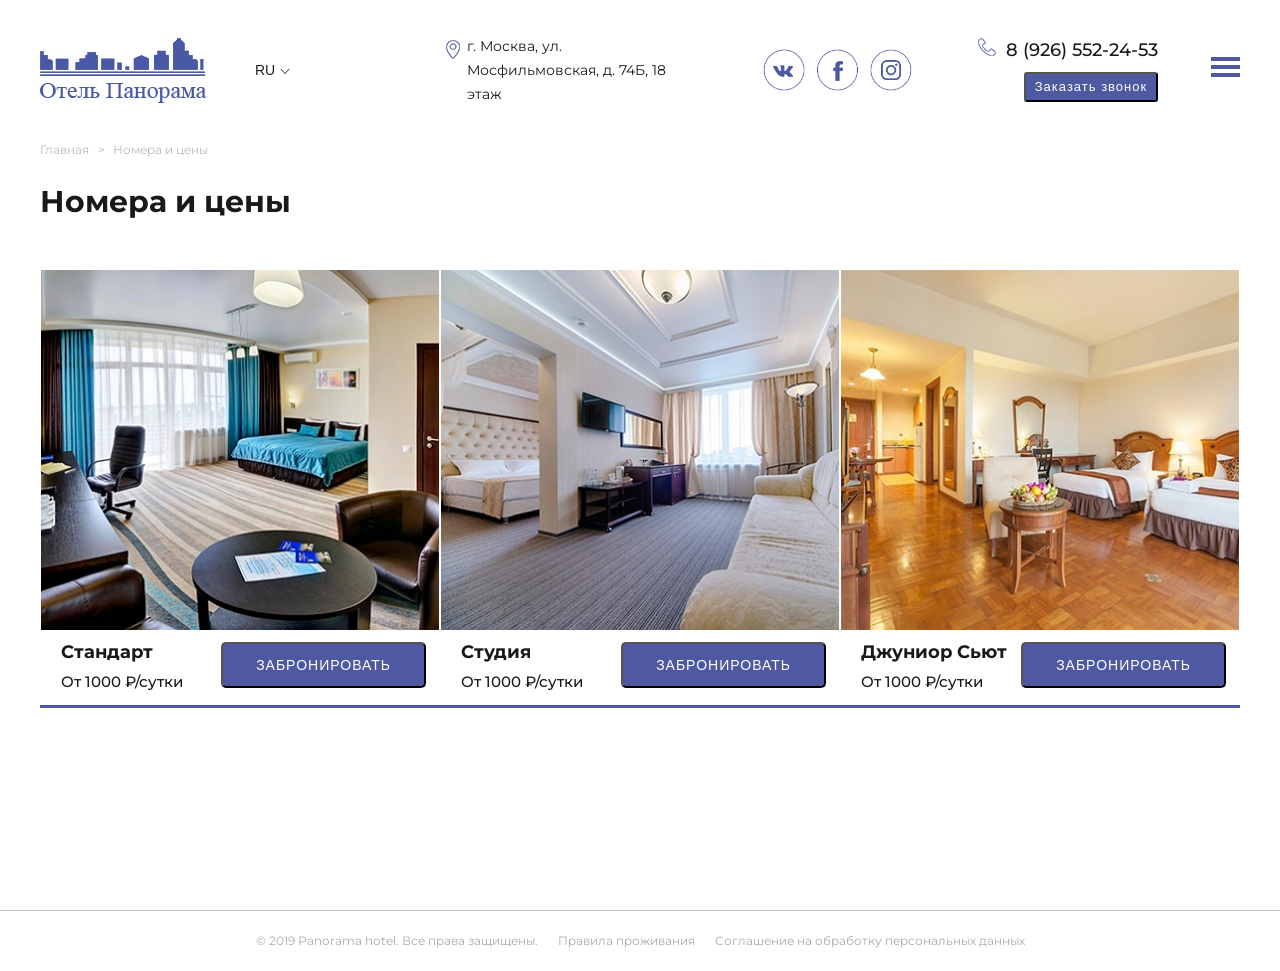
<file: price.html>
<!DOCTYPE html>
<html lang="ru">
<head>
    <meta charset="UTF-8">
    <meta name="viewport" content="width=device-width, initial-scale=1.0">
    <title>Отель Панорма</title>
    <link href="https://fonts.googleapis.com/css?family=Oswald:400,500,700&display=swap&subset=cyrillic" rel="stylesheet">
    <link href="https://fonts.googleapis.com/css?family=Montserrat:400,500,700&display=swap&subset=cyrillic"
        rel="stylesheet">
    <link rel="stylesheet" href="css/reset.css">
    <link rel="stylesheet" href="css/style.css">
</head>
<body>
    <header class="header-bg">
        <div class="container">
            <div class="header">
                <div class="logo">
                    <a href="index.html">
                        <img src="img/logo.png" alt="logo" class="logo-img">
                    </a>
                </div>
                <div class="lang">
                    <select name="language" id="lang" class="lang-choice">
                        <option value="RU">RU</option>
                        <option value="EN">EN</option>
                    </select>
                </div>
                <div class="location">
                    <span class="adres">г. Москва, ул. Мосфильмовская,
                    д. 74Б, 18 этаж</span>
                </div>
                <div class="social">
                    <div class="vk">
                        <a href="#" class="social-link">
                            <img src="img/logo-vk.png" alt="vkontakte" class="social-logo">
                        </a>
                    </div>
                    <div class="fb">
                        <a href="#" class="social-link">
                            <img src="img/logo-fb.png" alt="facebook" class="social-logo">
                        </a>
                    </div>
                    <div class="inst">
                        <a href="#" class="social-link">
                            <img src="img/inst-logo.png" alt="instagram" class="social-logo">
                        </a>
                    </div>
                </div>
                <div class="phone">
                    <a href="tel:+79265522453" class="phone-link">8 (926) 552-24-53</a>
                    <button class="order-call">Заказать звонок</button>
                </div>
                <nav class="header-nav">
                    <input id="menu-toggle" type="checkbox">
                    <label class="menu-btn" for="menu-toggle">
                        <span></span>
                    </label>
                    <ul class="nav-menu">
                        <li class="menu-item">
                            <a href="index.html" class="menu-link">
                                Главная
                            </a>
                        </li>
                        <li class="menu-item">
                            <a href="about.html" class="menu-link">
                                Об отеле
                            </a>
                        </li>
                        <li class="menu-item">
                            <a href="service.html" class="menu-link">
                                Услуги
                            </a>
                        </li>
                        <li class="menu-item">
                            <a href="price.html" class="menu-link">
                                Номера и цены
                            </a>
                        </li>
                        <li class="menu-item">
                            <a href="action.html" class="menu-link">
                                Акции
                            </a>
                        </li>
                        <li class="menu-item">
                            <a href="contacts.html" class="menu-link">
                                Контакты
                            </a>
                        </li>
                        <li class="menu-item">
                            <a href="visa.html" class="menu-link">
                                Визовая поддержка
                            </a>
                        </li>
                    </ul>
                </nav>
            </div>
        </div>
    </header>

    <main>
        <div class="breadcrumb-block">
            <div class="container">
                <ol class="breadcrumb">
                    <li>
                        <a href="#"><span>Главная</span></a>
                    </li>
                    <li class="mobile-breadcrumb">
                        <a href="#"><span>Номера и цены</span></a>
                    </li>
                </ol>
            </div>
        </div>
        <div class="about-block price">
            <div class="container">
                <div class="rooms price">
                    <h2 class="rooms-title price">Номера и цены</h2>
                    <div class="rooms-block">
                        <div class="room-item">
                            <a href="rooms/standart.html" class="room-link">
                                <img src="img/room1.jpg" alt="room" class="room-img">
                            </a>
                            <div class="order-room">
                                <div class="room-title">
                                    <h3 class="subtitle">Стандарт</h3>
                                    <span class="price">От 1000 ₽/сутки</span>
                                </div>
                                <button class="order-room-btn">ЗАБРОНИРОВАТЬ</button>
                            </div>
                        </div>
                        <div class="room-item">
                            <a href="rooms/study.html" class="room-link">
                                <img src="img/room2.jpg" alt="room" class="room-img">
                            </a>
                            <div class="order-room">
                                <div class="room-title">
                                    <h3 class="subtitle">Студия</h3>
                                    <span class="price">От 1000 ₽/сутки</span>
                                </div>
                                <button class="order-room-btn">ЗАБРОНИРОВАТЬ</button>
                            </div>
                        </div>
                        <div class="room-item">
                            <a href="rooms/junior.html" class="room-link">
                                <img src="img/room3.jpg" alt="room" class="room-img">
                            </a>
                            <div class="order-room">
                                <div class="room-title">
                                    <h3 class="subtitle">Джуниор Сьют</h3>
                                    <span class="price">От 1000 ₽/сутки</span>
                                </div>
                                <button class="order-room-btn">ЗАБРОНИРОВАТЬ</button>
                            </div>
                        </div>
                    </div>
                </div>

            </div>
        </div>
    </main>

    <footer>
        <div class="container">
            <div class="footer">
                <div class="copyright">© 2019 Panorama hotel. Все права защищены.</div>
                <a href="" class="footer-link">Правила проживания</a>
                <a href="" class="footer-link">Соглашение на обработку персональных данных</a>
            </div>
        </div>
    </footer>
</body>
</html>
</file>
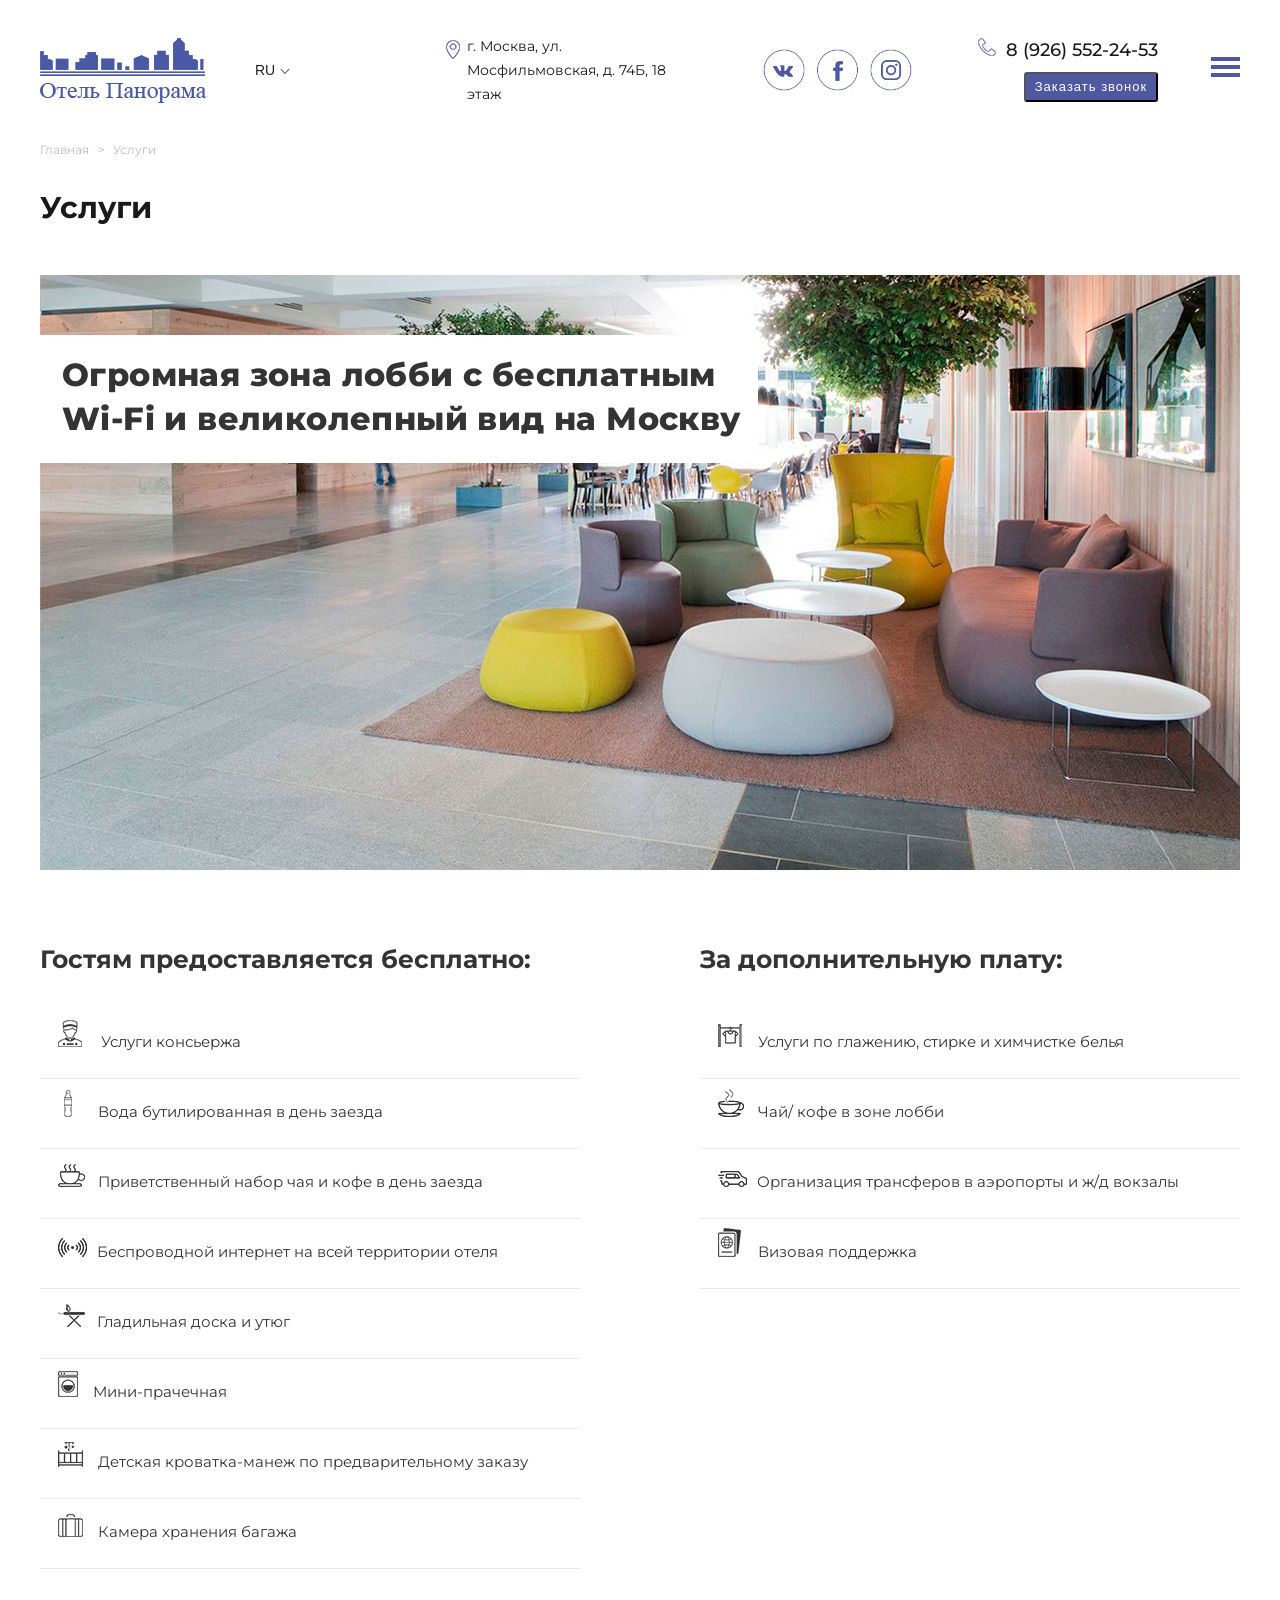
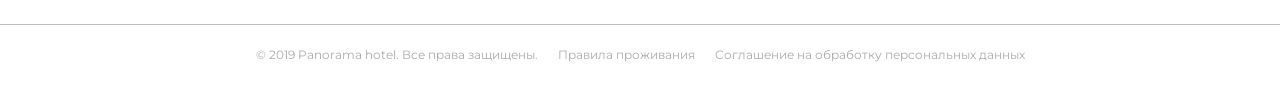
<file: service.html>
<!DOCTYPE html>
<html lang="ru">

<head>
    <meta charset="UTF-8">
    <meta name="viewport" content="width=device-width, initial-scale=1.0">
    <title>Отель Панорма</title>
    <link href="https://fonts.googleapis.com/css?family=Oswald:400,500,700&display=swap&subset=cyrillic"
        rel="stylesheet">
    <link href="https://fonts.googleapis.com/css?family=Montserrat:400,500,700&display=swap&subset=cyrillic"
        rel="stylesheet">
    <link rel="stylesheet" href="css/reset.css">
    <link rel="stylesheet" href="css/style.css">
</head>

<body>
    <header class="header-bg">
        <div class="container">
            <div class="header">
                <div class="logo">
                    <a href="index.html">
                        <img src="img/logo.png" alt="logo" class="logo-img">
                    </a>
                </div>
                <div class="lang">
                    <select name="language" id="lang" class="lang-choice">
                        <option value="RU">RU</option>
                        <option value="EN">EN</option>
                    </select>
                </div>
                <div class="location">
                    <span class="adres">г. Москва, ул. Мосфильмовская,
                        д. 74Б, 18 этаж</span>
                </div>
                <div class="social">
                    <div class="vk">
                        <a href="#" class="social-link">
                            <img src="img/logo-vk.png" alt="vkontakte" class="social-logo">
                        </a>
                    </div>
                    <div class="fb">
                        <a href="#" class="social-link">
                            <img src="img/logo-fb.png" alt="facebook" class="social-logo">
                        </a>
                    </div>
                    <div class="inst">
                        <a href="#" class="social-link">
                            <img src="img/inst-logo.png" alt="instagram" class="social-logo">
                        </a>
                    </div>
                </div>
                <div class="phone">
                    <a href="tel:+79265522453" class="phone-link">8 (926) 552-24-53</a>
                    <button class="order-call">Заказать звонок</button>
                </div>
                <nav class="header-nav">
                    <input id="menu-toggle" type="checkbox">
                    <label class="menu-btn" for="menu-toggle">
                        <span></span>
                    </label>
                    <ul class="nav-menu">
                        <li class="menu-item">
                            <a href="index.html" class="menu-link">
                                Главная
                            </a>
                        </li>
                        <li class="menu-item">
                            <a href="about.html" class="menu-link">
                                Об отеле
                            </a>
                        </li>
                        <li class="menu-item">
                            <a href="service.html" class="menu-link">
                                Услуги
                            </a>
                        </li>
                        <li class="menu-item">
                            <a href="price.html" class="menu-link">
                                Номера и цены
                            </a>
                        </li>
                        <li class="menu-item">
                            <a href="action.html" class="menu-link">
                                Акции
                            </a>
                        </li>
                        <li class="menu-item">
                            <a href="contacts.html" class="menu-link">
                                Контакты
                            </a>
                        </li>
                        <li class="menu-item">
                            <a href="visa.html" class="menu-link">
                                Визовая поддержка
                            </a>
                        </li>
                    </ul>
                </nav>
            </div>
        </div>
    </header>
    
    <main>
        <div class="breadcrumb-block">
            <div class="container">
                <ol class="breadcrumb">
                    <li>
                        <a href="#"><span>Главная</span></a>
                    </li>

                    <li class="mobile-breadcrumb">
                        <a href="#"><span>Услуги</span></a>
                    </li>
                </ol>
            </div>
        </div>
        <div class="service-page">
            <div class="container">
                <div class="heading"><h2 class="heading-title">Услуги</h2></div>
                
                <div class="title-block">
                    <h1 class="title">Огромная зона лобби с бесплатным
                        Wi-Fi и великолепный вид на Москву</h1>
                </div>
                <div class="services">
                    <div class="service-type">
                        <h3 class="service-type-title">Гостям предоставляется бесплатно:</h3>
                        <a href="#" class="service-link">
                            <div class="service-row">
                                <span class="service-text concierge">
                                    Услуги консьержа
                                </span>
                            </div>
                        </a>
                        <a href="#" class="service-link">
                            <div class="service-row">
                                <span class="service-text water">
                                    Вода бутилированная в день заезда
                                </span>
                            </div>
                        </a>
                        <a href="#" class="service-link">
                            <div class="service-row">
                                <span class="service-text teaset">
                                    Приветственный набор чая и кофе в день заезда
                                </span>
                            </div>
                        </a>
                        <a href="#" class="service-link">
                            <div class="service-row">
                                <span class="service-text wi-fi">
                                    Беспроводной интернет на всей территории отеля
                                </span>
                            </div>
                        </a>
                        <a href="#" class="service-link">
                            <div class="service-row">
                                <span class="service-text board">
                                    Гладильная доска и утюг
                                </span>
                            </div>
                        </a>
                        <a href="#" class="service-link">
                            <div class="service-row">
                                <span class="service-text laundry">
                                    Мини-прачечная
                                </span>
                            </div>
                        </a>
                        <a href="#" class="service-link">
                            <div class="service-row">
                                <span class="service-text playpen">
                                    Детская кроватка-манеж по предварительному заказу
                                </span>
                            </div>
                        </a>
                        <a href="#" class="service-link">
                            <div class="service-row">
                                <span class="service-text storage">
                                    Камера хранения багажа
                                </span>
                            </div>
                        </a>
                    </div>
                    <div class="service-type">
                        <h3 class="service-type-title">За дополнительную плату:</h3>
                        <a href="#" class="service-link">
                            <div class="service-row">
                                <span class="service-text washing">
                                    Услуги по глажению, стирке и химчистке белья
                                </span>
                            </div>
                        </a>
                        <a href="#" class="service-link">
                            <div class="service-row">
                                <span class="service-text lobbie-tea">
                                    Чай/ кофе в зоне лобби
                                </span>
                            </div>
                        </a>
                        <a href="#" class="service-link">
                            <div class="service-row">
                                <span class="service-text transfer">
                                    Организация трансферов в аэропорты и ж/д вокзалы
                                </span>
                            </div>
                        </a>
                        <a href="#" class="service-link">
                            <div class="service-row">
                                <span class="service-text visa">
                                    Визовая поддержка
                                </span>
                            </div>
                        </a>
                    </div>
                </div>
            </div>
        </div>
    </main>
    
    <footer>
        <div class="container">
            <div class="footer">
                <div class="copyright">© 2019 Panorama hotel. Все права защищены.</div>
                <a href="" class="footer-link">Правила проживания</a>
                <a href="" class="footer-link">Соглашение на обработку персональных данных</a>
            </div>
        </div>
    </footer>
</body>
</html>
</file>
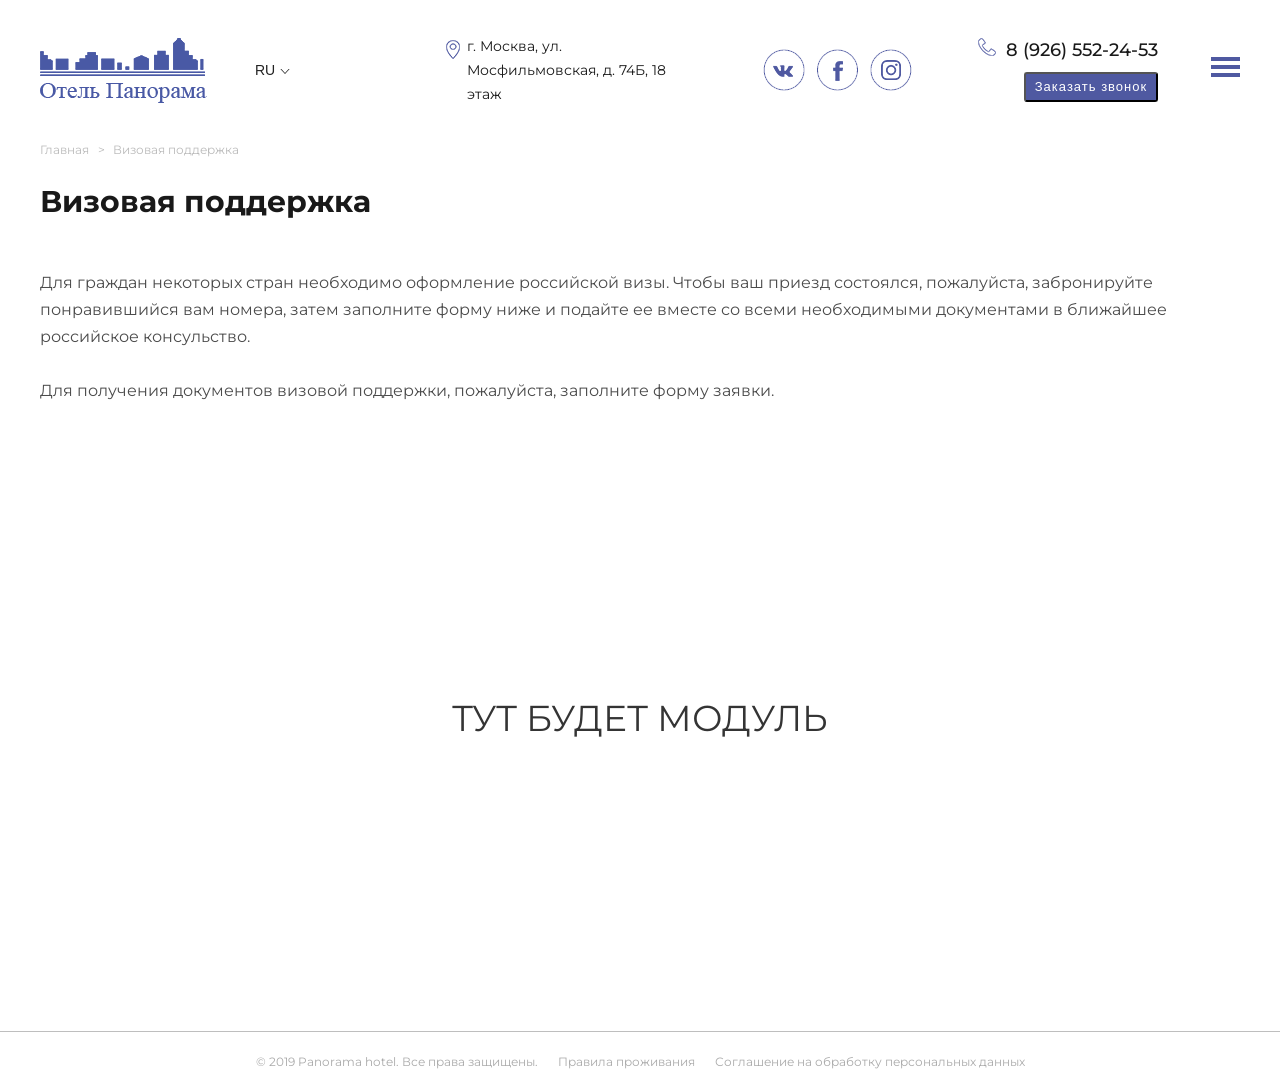
<file: visa.html>
<!DOCTYPE html>
<html lang="ru">

<head>
    <meta charset="UTF-8">
    <meta name="viewport" content="width=device-width, initial-scale=1.0">
    <title>Отель Панорма</title>
    <link href="https://fonts.googleapis.com/css?family=Oswald:400,500,700&display=swap&subset=cyrillic"
        rel="stylesheet">
    <link href="https://fonts.googleapis.com/css?family=Montserrat:400,500,700&display=swap&subset=cyrillic"
        rel="stylesheet">
    <link rel="stylesheet" href="css/reset.css">
    <link rel="stylesheet" href="css/style.css">
</head>

<body>
    <header class="header-bg">
        <div class="container">
            <div class="header">
                <div class="logo">
                    <a href="index.html">
                        <img src="img/logo.png" alt="logo" class="logo-img">
                    </a>
                </div>
                <div class="lang">
                    <select name="language" id="lang" class="lang-choice">
                        <option value="RU">RU</option>
                        <option value="EN">EN</option>
                    </select>
                </div>
                <div class="location">
                    <span class="adres">г. Москва, ул. Мосфильмовская,
                        д. 74Б, 18 этаж</span>
                </div>
                <div class="social">
                    <div class="vk">
                        <a href="#" class="social-link">
                            <img src="img/logo-vk.png" alt="vkontakte" class="social-logo">
                        </a>
                    </div>
                    <div class="fb">
                        <a href="#" class="social-link">
                            <img src="img/logo-fb.png" alt="facebook" class="social-logo">
                        </a>
                    </div>
                    <div class="inst">
                        <a href="#" class="social-link">
                            <img src="img/inst-logo.png" alt="instagram" class="social-logo">
                        </a>
                    </div>
                </div>
                <div class="phone">
                    <a href="tel:+79265522453" class="phone-link">8 (926) 552-24-53</a>
                    <button class="order-call">Заказать звонок</button>
                </div>
                <nav class="header-nav">
                    <input id="menu-toggle" type="checkbox">
                    <label class="menu-btn" for="menu-toggle">
                        <span></span>
                    </label>
                    <ul class="nav-menu">
                        <li class="menu-item">
                            <a href="index.html" class="menu-link">
                                Главная
                            </a>
                        </li>
                        <li class="menu-item">
                            <a href="about.html" class="menu-link">
                                Об отеле
                            </a>
                        </li>
                        <li class="menu-item">
                            <a href="service.html" class="menu-link">
                                Услуги
                            </a>
                        </li>
                        <li class="menu-item">
                            <a href="price.html" class="menu-link">
                                Номера и цены
                            </a>
                        </li>
                        <li class="menu-item">
                            <a href="action.html" class="menu-link">
                                Акции
                            </a>
                        </li>
                        <li class="menu-item">
                            <a href="contacts.html" class="menu-link">
                                Контакты
                            </a>
                        </li>
                        <li class="menu-item">
                            <a href="visa.html" class="menu-link">
                                Визовая поддержка
                            </a>
                        </li>
                    </ul>
                </nav>
            </div>
        </div>
    </header>

    <main>
        <div class="breadcrumb-block">
            <div class="container">
                <ol class="breadcrumb">
                    <li>
                        <a href="#"><span>Главная</span></a>
                    </li>
                    <li class="mobile-breadcrumb">
                        <a href="#"><span>Визовая поддержка</span></a>
                    </li>
                </ol>
            </div>
        </div>
        <div class="visa-page">
            <div class="container">
                <div class="heading">
                    <h2 class="heading-title">Визовая поддержка</h2>
                    <div class="heading-text">
                        Для граждан некоторых стран необходимо оформление российской визы. Чтобы ваш приезд состоялся,
                        пожалуйста, забронируйте
                        понравившийся вам номера, затем заполните форму ниже и подайте ее вместе со всеми необходимыми
                        документами в ближайшее
                        российское консульство.
                        <br><br>
                        Для получения документов визовой поддержки, пожалуйста, заполните форму заявки.
                    </div>
                </div>
                <div class="modul">
                    ТУТ БУДЕТ МОДУЛЬ
                </div>
            </div>
        </div>
    </main>

    <footer>
        <div class="container">
            <div class="footer">
                <div class="copyright">© 2019 Panorama hotel. Все права защищены.</div>
                <a href="" class="footer-link">Правила проживания</a>
                <a href="" class="footer-link">Соглашение на обработку персональных данных</a>
            </div>
        </div>
    </footer>
</body>

</html>
</file>
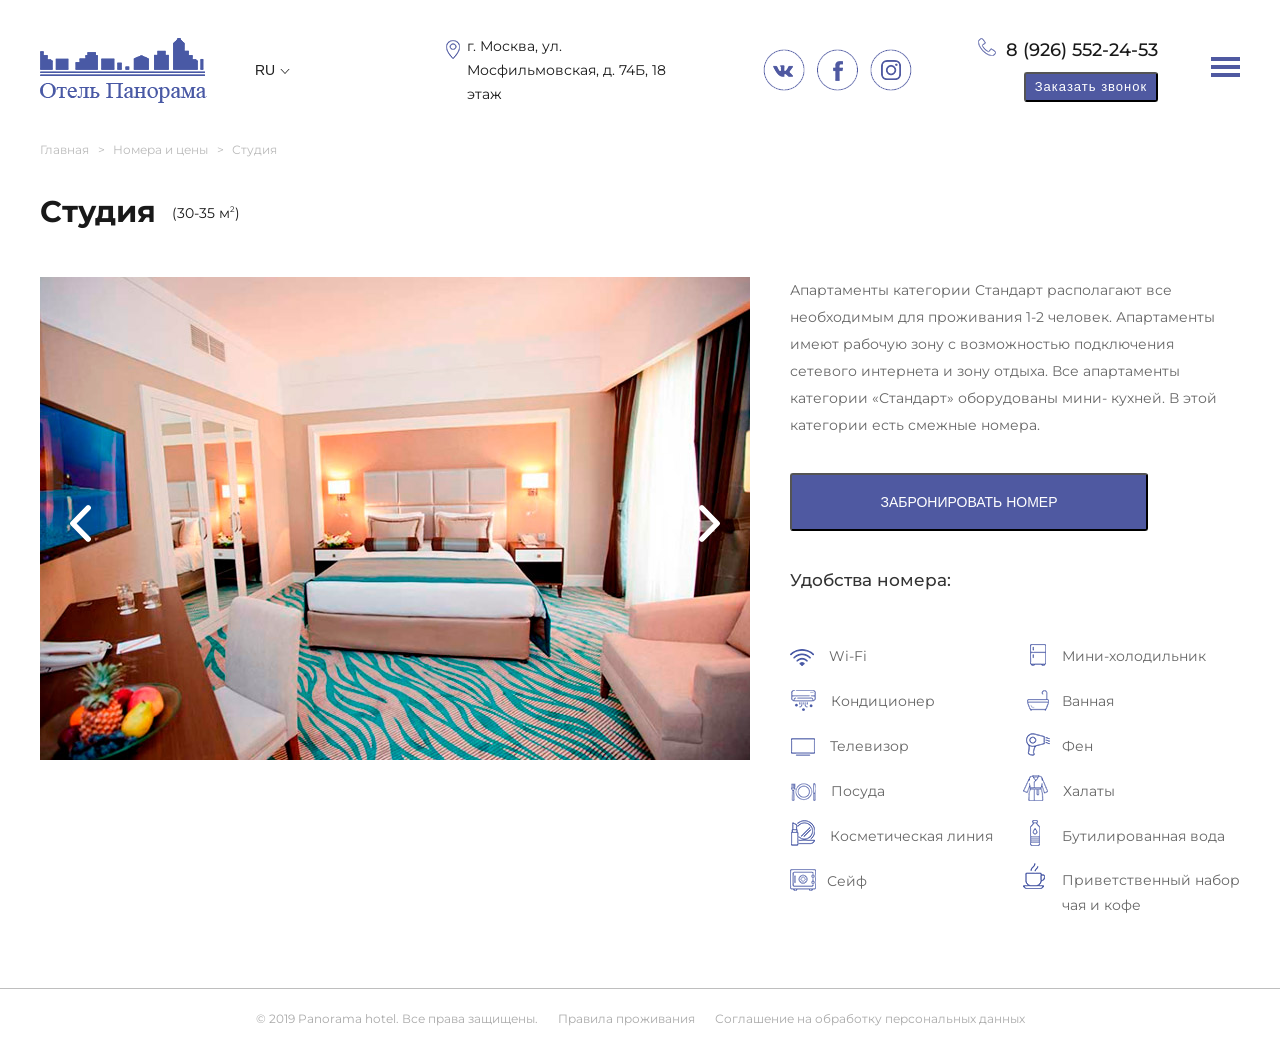
<file: rooms/junior.html>
<!DOCTYPE html>
<html lang="ru">

<head>
    <meta charset="UTF-8">
    <meta name="viewport" content="width=device-width, initial-scale=1.0">
    <title>Отель Панорма</title>
    <link href="https://fonts.googleapis.com/css?family=Oswald:400,500,700&display=swap&subset=cyrillic"
        rel="stylesheet">
    <link href="https://fonts.googleapis.com/css?family=Montserrat:400,500,700&display=swap&subset=cyrillic"
        rel="stylesheet">
    <link rel="stylesheet" href="../css/reset.css">
    <link rel="stylesheet" href="../css/style.css">
</head>

<body>
    <header class="header-bg">
        <div class="container">
            <div class="header">
                <div class="logo">
                    <a href="../index.html">
                        <img src="../img/logo.png" alt="logo" class="logo-img">
                    </a>
                </div>
                <div class="lang">
                    <select name="language" id="lang" class="lang-choice">
                        <option value="RU">RU</option>
                        <option value="EN">EN</option>
                    </select>
                </div>
                <div class="location">
                    <span class="adres">г. Москва, ул. Мосфильмовская,
                        д. 74Б, 18 этаж</span>
                </div>
                <div class="social">
                    <div class="vk">
                        <a href="#" class="social-link">
                            <img src="../img/logo-vk.png" alt="vkontakte" class="social-logo">
                        </a>
                    </div>
                    <div class="fb">
                        <a href="#" class="social-link">
                            <img src="../img/logo-fb.png" alt="facebook" class="social-logo">
                        </a>
                    </div>
                    <div class="inst">
                        <a href="#" class="social-link">
                            <img src="../img/inst-logo.png" alt="instagram" class="social-logo">
                        </a>
                    </div>
                </div>
                <div class="phone">
                    <a href="tel:+79265522453" class="phone-link">8 (926) 552-24-53</a>
                    <button class="order-call">Заказать звонок</button>
                </div>
                <nav class="header-nav">
                    <input id="menu-toggle" type="checkbox">
                    <label class="menu-btn" for="menu-toggle">
                        <span></span>
                    </label>
                    <ul class="nav-menu">
                        <li class="menu-item">
                            <a href="../index.html" class="menu-link">
                                Главная
                            </a>
                        </li>
                        <li class="menu-item">
                            <a href="../about.html" class="menu-link">
                                Об отеле
                            </a>
                        </li>
                        <li class="menu-item">
                            <a href="../service.html" class="menu-link">
                                Услуги
                            </a>
                        </li>
                        <li class="menu-item">
                            <a href="../price.html" class="menu-link">
                                Номера и цены
                            </a>
                        </li>
                        <li class="menu-item">
                            <a href="../action.html" class="menu-link">
                                Акции
                            </a>
                        </li>
                        <li class="menu-item">
                            <a href="../contacts.html" class="menu-link">
                                Контакты
                            </a>
                        </li>
                        <li class="menu-item">
                            <a href="../visa.html" class="menu-link">
                                Визовая поддержка
                            </a>
                        </li>
                    </ul>
                </nav>
            </div>
        </div>
    </header>

    <main>
        <div class="breadcrumb-block">
            <div class="container">
                <ol class="breadcrumb">
                    <li>
                        <a href="#"><span>Главная</span></a>
                    </li>

                    <li class="mobile-breadcrumb">
                        <a href="#"><span>Номера и цены</span></a>
                    </li>

                    <li class="mobile-breadcrumb">
                        <a href="#"><span>Студия</span></a>
                    </li>
                </ol>
            </div>
        </div>

        <div class="room-page">
            <div class="container">
                <div class="room-title">
                    <h2 class="title">Студия</h2>
                    <span class="subtitle">(30-35 м<span class="sup">2</span>)</span>
                </div>
                <div class="room-block">
                    <div class="room-slider">
                        <!-- Slider main container -->
                        <div class="swiper-container">
                            <div class="button-prev">
                                <img src="../img/prev.png" alt="prev">
                            </div>
                            <div class="swiper-wrapper">
                                <!-- Slides -->
                                <div class="swiper-slide">
                                    <img src="../img/junior.jpg" alt="junior">
                                </div>
                            </div>
                            <div class="button-next">
                                <img src="../img/next.png" alt="next">
                            </div>
                        </div>
                    </div>
                    <div class="room-description">
                        <div class="description">Апартаменты категории Стандарт располагают все
                            необходимым для проживания 1-2 человек. Апартаменты
                            имеют рабочую зону с возможностью подключения сетевого
                            интернета и зону отдыха. Все апартаменты категории
                            «Стандарт» оборудованы мини- кухней. В этой категории
                            есть смежные номера.</div>
                        <button class="order-room">ЗАБРОНИРОВАТЬ НОМЕР</button>
                        <div class="facilities-room">
                            <h3 class="facilities-title">Удобства номера:</h3>
                            <div class="facilities">
                                <div class="left">
                                    <span class="wireless">Wi-Fi</span>
                                    <span class="condition">Кондиционер</span>
                                    <span class="tv">Телевизор</span>
                                    <span class="tablewear">Посуда</span>
                                    <span class="cosmetic">Косметическая линия</span>
                                    <span class="safe">Сейф</span>
                                </div>
                                <div class="right">
                                    <span class="refreg">Мини-холодильник</span>
                                    <span class="vanna">Ванная</span>
                                    <span class="fan">Фен</span>
                                    <span class="bathrobe">Халаты</span>
                                    <span class="room-water">Бутилированная вода</span>
                                    <span class="room-tea">Приветственный набор чая и кофе</span>
                                </div>
                            </div>
                        </div>
                    </div>
                </div>
            </div>
        </div>

    </main>

    <footer>
        <div class="container">
            <div class="footer">
                <div class="copyright">© 2019 Panorama hotel. Все права защищены.</div>
                <a href="" class="footer-link">Правила проживания</a>
                <a href="" class="footer-link">Соглашение на обработку персональных данных</a>
            </div>
        </div>
    </footer>

    <script src="../js/swiper.min.js"></script>
    <script src="../js/main.js"></script>
</body>

</html>
</file>
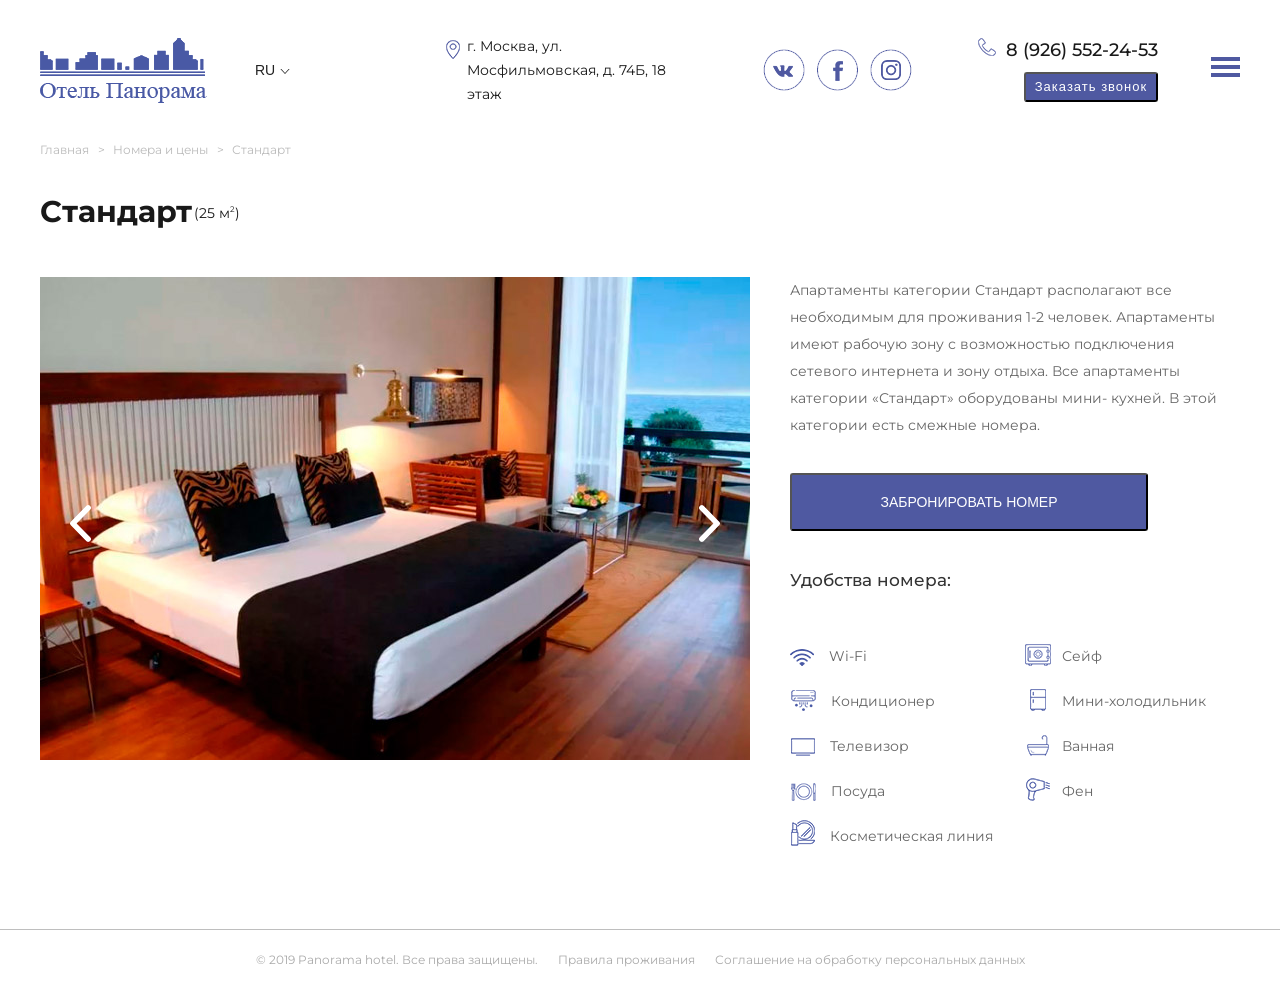
<file: rooms/standart.html>
<!DOCTYPE html>
<html lang="ru">

<head>
    <meta charset="UTF-8">
    <meta name="viewport" content="width=device-width, initial-scale=1.0">
    <title>Отель Панорма</title>
    <link href="https://fonts.googleapis.com/css?family=Oswald:400,500,700&display=swap&subset=cyrillic"
        rel="stylesheet">
    <link href="https://fonts.googleapis.com/css?family=Montserrat:400,500,700&display=swap&subset=cyrillic"
        rel="stylesheet">
    <link rel="stylesheet" href="../css/reset.css">
    <link rel="stylesheet" href="../css/style.css">
</head>

<body>
    <header class="header-bg">
        <div class="container">
            <div class="header">
                <div class="logo">
                    <a href="../index.html">
                        <img src="../img/logo.png" alt="logo" class="logo-img">
                    </a>
                </div>
                <div class="lang">
                    <select name="language" id="lang" class="lang-choice">
                        <option value="RU">RU</option>
                        <option value="EN">EN</option>
                    </select>
                </div>
                <div class="location">
                    <span class="adres">г. Москва, ул. Мосфильмовская,
                        д. 74Б, 18 этаж</span>
                </div>
                <div class="social">
                    <div class="vk">
                        <a href="#" class="social-link">
                            <img src="../img/logo-vk.png" alt="vkontakte" class="social-logo">
                        </a>
                    </div>
                    <div class="fb">
                        <a href="#" class="social-link">
                            <img src="../img/logo-fb.png" alt="facebook" class="social-logo">
                        </a>
                    </div>
                    <div class="inst">
                        <a href="#" class="social-link">
                            <img src="../img/inst-logo.png" alt="instagram" class="social-logo">
                        </a>
                    </div>
                </div>
                <div class="phone">
                    <a href="tel:+79265522453" class="phone-link">8 (926) 552-24-53</a>
                    <button class="order-call">Заказать звонок</button>
                </div>
                <nav class="header-nav">
                    <input id="menu-toggle" type="checkbox">
                    <label class="menu-btn" for="menu-toggle">
                        <span></span>
                    </label>
                    <ul class="nav-menu">
                        <li class="menu-item">
                            <a href="../index.html" class="menu-link">
                                Главная
                            </a>
                        </li>
                        <li class="menu-item">
                            <a href="../about.html" class="menu-link">
                                Об отеле
                            </a>
                        </li>
                        <li class="menu-item">
                            <a href="../service.html" class="menu-link">
                                Услуги
                            </a>
                        </li>
                        <li class="menu-item">
                            <a href="../price.html" class="menu-link">
                                Номера и цены
                            </a>
                        </li>
                        <li class="menu-item">
                            <a href="../action.html" class="menu-link">
                                Акции
                            </a>
                        </li>
                        <li class="menu-item">
                            <a href="../contacts.html" class="menu-link">
                                Контакты
                            </a>
                        </li>
                        <li class="menu-item">
                            <a href="../visa.html" class="menu-link">
                                Визовая поддержка
                            </a>
                        </li>
                    </ul>
                </nav>
            </div>
        </div>
    </header>

    <main>
        <div class="breadcrumb-block">
            <div class="container">
                <ol class="breadcrumb">
                    <li>
                        <a href="#"><span>Главная</span></a>
                    </li>

                    <li class="mobile-breadcrumb">
                        <a href="#"><span>Номера и цены</span></a>
                    </li>

                    <li class="mobile-breadcrumb">
                        <a href="#"><span>Стандарт</span></a>
                    </li>
                </ol>
            </div>
        </div>

        <div class="room-page">
            <div class="container">
                <div class="room-title">
                    <h2 class="title">Стандарт </h2>
                    <span class="subtitle">(25 м<span class="sup">2</span>)</span>
                </div>
                <div class="room-block">
                    <div class="room-slider">
                        <!-- Slider main container -->
                        <div class="swiper-container">
                            <div class="button-prev">
                                <img src="../img/prev.png" alt="prev">
                            </div>
                            <div class="swiper-wrapper">
                                <!-- Slides -->
                                <div class="swiper-slide">
                                    <img src="../img/standart.jpg" alt="standart">
                                </div>
                            </div>
                            <div class="button-next">
                                <img src="../img/next.png" alt="next">
                            </div>
                        </div>
                    </div>
                    <div class="room-description">
                        <div class="description">Апартаменты категории Стандарт располагают все
                            необходимым для проживания 1-2 человек. Апартаменты
                            имеют рабочую зону с возможностью подключения сетевого
                            интернета и зону отдыха. Все апартаменты категории
                            «Стандарт» оборудованы мини- кухней. В этой категории
                            есть смежные номера.</div>
                        <button class="order-room">ЗАБРОНИРОВАТЬ НОМЕР</button>
                        <div class="facilities-room">
                            <h3 class="facilities-title">Удобства номера:</h3>
                            <div class="facilities">
                                <div class="left">
                                    <span class="wireless">Wi-Fi</span>
                                    <span class="condition">Кондиционер</span>
                                    <span class="tv">Телевизор</span>
                                    <span class="tablewear">Посуда</span>
                                    <span class="cosmetic">Косметическая линия</span>
                                </div>
                                <div class="right">
                                    <span class="safe">Сейф</span>
                                    <span class="refreg">Мини-холодильник</span>
                                    <span class="vanna">Ванная</span>
                                    <span class="fan">Фен</span>
                                </div>
                            </div>
                        </div>
                    </div>
                </div>
            </div>
        </div>

    </main>

    <footer>
        <div class="container">
            <div class="footer">
                <div class="copyright">© 2019 Panorama hotel. Все права защищены.</div>
                <a href="" class="footer-link">Правила проживания</a>
                <a href="" class="footer-link">Соглашение на обработку персональных данных</a>
            </div>
        </div>
    </footer>

    <script src="../js/swiper.min.js"></script>
    <script src="../js/main.js"></script>
</body>

</html>
</file>
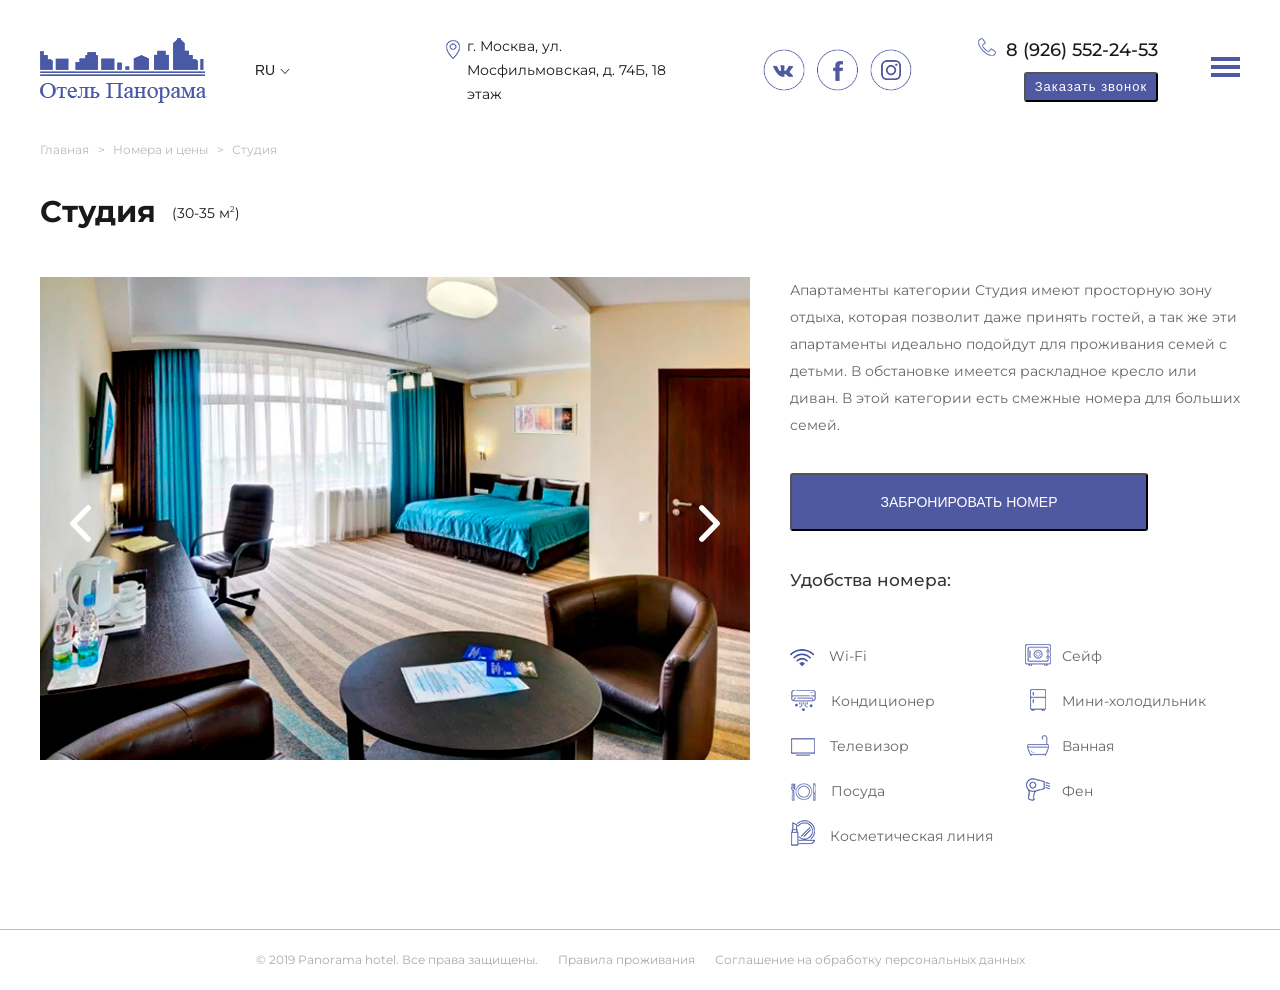
<file: rooms/study.html>
<!DOCTYPE html>
<html lang="ru">

<head>
    <meta charset="UTF-8">
    <meta name="viewport" content="width=device-width, initial-scale=1.0">
    <title>Отель Панорма</title>
    <link href="https://fonts.googleapis.com/css?family=Oswald:400,500,700&display=swap&subset=cyrillic"
        rel="stylesheet">
    <link href="https://fonts.googleapis.com/css?family=Montserrat:400,500,700&display=swap&subset=cyrillic"
        rel="stylesheet">
    <link rel="stylesheet" href="../css/reset.css">
    <link rel="stylesheet" href="../css/style.css">
</head>

<body>
    <header class="header-bg">
        <div class="container">
            <div class="header">
                <div class="logo">
                    <a href="../index.html">
                        <img src="../img/logo.png" alt="logo" class="logo-img">
                    </a>
                </div>
                <div class="lang">
                    <select name="language" id="lang" class="lang-choice">
                        <option value="RU">RU</option>
                        <option value="EN">EN</option>
                    </select>
                </div>
                <div class="location">
                    <span class="adres">г. Москва, ул. Мосфильмовская,
                        д. 74Б, 18 этаж</span>
                </div>
                <div class="social">
                    <div class="vk">
                        <a href="#" class="social-link">
                            <img src="../img/logo-vk.png" alt="vkontakte" class="social-logo">
                        </a>
                    </div>
                    <div class="fb">
                        <a href="#" class="social-link">
                            <img src="../img/logo-fb.png" alt="facebook" class="social-logo">
                        </a>
                    </div>
                    <div class="inst">
                        <a href="#" class="social-link">
                            <img src="../img/inst-logo.png" alt="instagram" class="social-logo">
                        </a>
                    </div>
                </div>
                <div class="phone">
                    <a href="tel:+79265522453" class="phone-link">8 (926) 552-24-53</a>
                    <button class="order-call">Заказать звонок</button>
                </div>
                <nav class="header-nav">
                    <input id="menu-toggle" type="checkbox">
                    <label class="menu-btn" for="menu-toggle">
                        <span></span>
                    </label>
                    <ul class="nav-menu">
                        <li class="menu-item">
                            <a href="../index.html" class="menu-link">
                                Главная
                            </a>
                        </li>
                        <li class="menu-item">
                            <a href="../about.html" class="menu-link">
                                Об отеле
                            </a>
                        </li>
                        <li class="menu-item">
                            <a href="../service.html" class="menu-link">
                                Услуги
                            </a>
                        </li>
                        <li class="menu-item">
                            <a href="../price.html" class="menu-link">
                                Номера и цены
                            </a>
                        </li>
                        <li class="menu-item">
                            <a href="../action.html" class="menu-link">
                                Акции
                            </a>
                        </li>
                        <li class="menu-item">
                            <a href="../contacts.html" class="menu-link">
                                Контакты
                            </a>
                        </li>
                        <li class="menu-item">
                            <a href="../visa.html" class="menu-link">
                                Визовая поддержка
                            </a>
                        </li>
                    </ul>
                </nav>
            </div>
        </div>
    </header>

    <main>
        <div class="breadcrumb-block">
            <div class="container">
                <ol class="breadcrumb">
                    <li>
                        <a href="#"><span>Главная</span></a>
                    </li>

                    <li class="mobile-breadcrumb">
                        <a href="#"><span>Номера и цены</span></a>
                    </li>

                    <li class="mobile-breadcrumb">
                        <a href="#"><span>Студия</span></a>
                    </li>
                </ol>
            </div>
        </div>

        <div class="room-page">
            <div class="container">
                <div class="room-title">
                    <h2 class="title">Студия</h2>
                    <span class="subtitle">(30-35 м<span class="sup">2</span>)</span>
                </div>
                <div class="room-block">
                    <div class="room-slider">
                        <!-- Slider main container -->
                        <div class="swiper-container">
                            <div class="button-prev">
                                <img src="../img/prev.png" alt="prev">
                            </div>
                            <div class="swiper-wrapper">
                                <!-- Slides -->
                                <div class="swiper-slide">
                                    <img src="../img/study.jpg" alt="study">
                                </div>
                            </div>
                            <div class="button-next">
                                <img src="../img/next.png" alt="next">
                            </div>
                        </div>
                    </div>
                    <div class="room-description">
                        <div class="description">Апартаменты категории Студия имеют просторную зону
                            отдыха, которая позволит даже принять гостей, а так же эти
                            апартаменты идеально подойдут для проживания семей с
                            детьми. В обстановке имеется раскладное кресло или диван.
                            В этой категории есть смежные номера для больших
                            семей.</div>
                        <button class="order-room">ЗАБРОНИРОВАТЬ НОМЕР</button>
                        <div class="facilities-room">
                            <h3 class="facilities-title">Удобства номера:</h3>
                            <div class="facilities">
                                <div class="left">
                                    <span class="wireless">Wi-Fi</span>
                                    <span class="condition">Кондиционер</span>
                                    <span class="tv">Телевизор</span>
                                    <span class="tablewear">Посуда</span>
                                    <span class="cosmetic">Косметическая линия</span>
                                </div>
                                <div class="right">
                                    <span class="safe">Сейф</span>
                                    <span class="refreg">Мини-холодильник</span>
                                    <span class="vanna">Ванная</span>
                                    <span class="fan">Фен</span>
                                </div>
                            </div>
                        </div>
                    </div>
                </div>
            </div>
        </div>

    </main>

<footer>
    <div class="container">
        <div class="footer">
            <div class="copyright">© 2019 Panorama hotel. Все права защищены.</div>
            <a href="" class="footer-link">Правила проживания</a>
            <a href="" class="footer-link">Соглашение на обработку персональных данных</a>
        </div>
    </div>
</footer>

<script src="../js/swiper.min.js"></script>
<script src="../js/main.js"></script>
</body>

</html>
</file>
<file: css/style.css>
@charset "UTF-8";
body {
  font-family: 'Montserrat', sans-serif;
  color: #191919;
  width: 100%;
  max-width: 1920px;
  margin: 0 auto;
}

.container {
  max-width: 1200px;
  margin: 0 auto;
  position: relative;
}

.header-bg {
  background-color: transparent;
}

.header {
  width: 100%;
  display: -webkit-box;
  display: -ms-flexbox;
  display: flex;
  -webkit-box-pack: justify;
      -ms-flex-pack: justify;
          justify-content: space-between;
  -webkit-box-align: center;
      -ms-flex-align: center;
          align-items: center;
  padding-top: 34px;
}

.header .lang {
  margin-left: 48px;
  margin-right: auto;
  font-size: 14px;
  position: relative;
}

.header .lang .lang-choice {
  width: 35px;
  border: none;
  background-color: transparent;
  -webkit-appearance: none;
  -moz-appearance: none;
  appearance: none;
  position: relative;
}

.header .lang:after {
  content: url(../img/select.png);
  position: absolute;
  right: 0;
}

.header .location {
  width: 100%;
  max-width: 230px;
  font-size: 14px;
  font-weight: 400;
  line-height: 24px;
  color: #191919;
  margin-left: 45px;
  margin-right: auto;
  position: relative;
}

.header .location:before {
  content: url(../img/loc-logo.png);
  margin-right: 12px;
  position: absolute;
  -webkit-transform: translate(-21px, 6px);
          transform: translate(-21px, 6px);
}

.header .social {
  display: -webkit-box;
  display: -ms-flexbox;
  display: flex;
  margin-left: -71px;
  margin-right: auto;
}

.header .social .social-link {
  margin: 0 6px;
}

.header .phone {
  display: -webkit-box;
  display: -ms-flexbox;
  display: flex;
  -webkit-box-orient: vertical;
  -webkit-box-direction: normal;
      -ms-flex-direction: column;
          flex-direction: column;
  margin-right: 69px;
  margin-left: -72px;
}

.header .phone .phone-link {
  font-size: 18px;
  font-weight: 500;
  line-height: 22px;
  text-decoration: none;
  color: #191919;
}

.header .phone .phone-link:before {
  content: url(../img/phone-logo.png);
  margin-right: 10px;
}

.header .phone .order-call {
  font-size: 13px;
  font-weight: 400;
  line-height: 22px;
  letter-spacing: 1px;
  color: #ffffff;
  padding: 0;
  width: 100%;
  margin-left: auto;
  max-width: 134px;
  height: 30px;
  margin-top: 11px;
  background-color: #4f59a1;
  border-radius: 3px;
}

.header .header-nav {
  /* скрываем чекбокс */
  /* стилизуем кнопку */
  /* добавляем "гамбургер" */
  /* контейнер меню */
  /* элементы меню */
}

.header .header-nav .hamburger-menu {
  display: block;
}

.header .header-nav #menu-toggle {
  opacity: 0;
}

.header .header-nav .menu-btn {
  display: -webkit-box;
  display: -ms-flexbox;
  display: flex;
  /* используем flex для центрирования содержимого */
  -webkit-box-align: center;
      -ms-flex-align: center;
          align-items: center;
  /* центрируем содержимое кнопки */
  position: absolute;
  top: 57px;
  right: 0;
  width: 29px;
  height: 20px;
  cursor: pointer;
  z-index: 6;
}

.header .header-nav .menu-btn > span,
.header .header-nav .menu-btn > span::before,
.header .header-nav .menu-btn > span::after {
  display: block;
  position: absolute;
  width: 29px;
  height: 4px;
  background-color: #4f59a1;
}

.header .header-nav .menu-btn > span::before {
  content: '';
  top: -8px;
}

.header .header-nav .menu-btn > span::after {
  content: '';
  top: 8px;
}

.header .header-nav .nav-menu {
  display: none;
  position: absolute;
  top: 0;
  right: 0;
  width: 100%;
  max-width: 320px;
  margin: 52px 0px;
  list-style: none;
  background-color: #ffffff;
  -webkit-box-shadow: 1px 0 6px rgba(0, 0, 0, 0.2);
          box-shadow: 1px 0 6px rgba(0, 0, 0, 0.2);
  z-index: 4;
  opacity: 0.9;
}

.header .header-nav .nav-menu .menu-item {
  font-size: 20px;
  display: block;
  text-align: left;
  line-height: 1.4;
}

.header .header-nav .menu-link {
  display: block;
  color: #191919;
  font-weight: 100;
  text-decoration: none;
  padding: 12px 36px;
}

.header .header-nav .menu-link:hover {
  background-color: #CFD8DC;
}

.header .header-nav #menu-toggle:checked ~ .menu-btn > span {
  -webkit-transform: rotate(45deg);
          transform: rotate(45deg);
}

.header .header-nav #menu-toggle:checked ~ .menu-btn > span::before {
  top: 0;
  -webkit-transform: rotate(0);
          transform: rotate(0);
}

.header .header-nav #menu-toggle:checked ~ .menu-btn > span::after {
  top: 0;
  -webkit-transform: rotate(90deg);
          transform: rotate(90deg);
}

.header .header-nav #menu-toggle:checked ~ .nav-menu {
  display: block;
  right: 0;
}

.header .header-nav .menu-btn > span,
.header .header-nav .menu-btn > span::before,
.header .header-nav .menu-btn > span::after {
  -webkit-transition-duration: .25s;
          transition-duration: .25s;
}

.header .header-nav .nav-menu {
  -webkit-transition-duration: .25s;
          transition-duration: .25s;
}

.header .header-nav ul li a:hover {
  color: #000000;
}

.header .header-nav ul li a:hover::before {
  -webkit-animation: none;
          animation: none;
}

.about-bg {
  background-image: url(../img/about-bg.jpg);
  background-repeat: no-repeat;
  background-position-y: 36px;
}

.about-bg .about-block1 .container .title {
  padding: 140px 480px 0px 82px;
}

.about-bg .about-block1 .container .title h1.heading {
  font-size: 70px;
  color: #191919;
  font-weight: bold;
  line-height: 1.143;
}

.about-bg .about-block1 .container .title .subtitle {
  font-size: 18px;
  color: #191919;
  line-height: 1.667;
  padding-left: 7px;
  padding-right: 165px;
  display: block;
}

.about-bg .about-block1 .container .info {
  padding-top: 300px;
}

.about-bg .about-block1 .container .info h2 {
  font-size: 33px;
  color: #212121;
  font-weight: bold;
  line-height: 1.303;
}

.about-bg .about-block1 .container .info .text {
  font-size: 15px;
  color: #212121;
  line-height: 1.667;
}

.about-bg .about-block1 .container .info .text p {
  padding: 10px 260px 10px 0px;
}

.about-bg .about-block1 .container .info .text p:first-child {
  padding: 10px 410px 10px 0px;
}

.near-block {
  padding: 50px;
}

.near-block .container h2 {
  font-size: 33px;
  color: #212121;
  font-weight: bold;
  line-height: 1.303;
  padding: 0px 0px 50px 0px;
}

.near-block .container .flags {
  width: 100%;
  display: -webkit-box;
  display: -ms-flexbox;
  display: flex;
  -webkit-box-pack: justify;
      -ms-flex-pack: justify;
          justify-content: space-between;
}

.near-block .container .flags .flag_item {
  text-align: center;
}

.near-block .container .flags .flag_item h3 {
  padding-top: 17px;
}

.photo-block {
  padding: 20px 0px;
}

.photo-block .container .photos {
  width: 100%;
  display: -webkit-box;
  display: -ms-flexbox;
  display: flex;
  -webkit-box-pack: justify;
      -ms-flex-pack: justify;
          justify-content: space-between;
}

.photo-block .container .photos .photo_item img {
  -webkit-box-sizing: border-box;
          box-sizing: border-box;
  max-width: 100%;
  opacity: 0.9;
  padding-top: 12px;
}

.photo-block .container .photos .photo_item img:hover {
  opacity: 1.0;
}

.photo-block .container .photos .photo_item h3 {
  color: #212121;
  line-height: 1.625;
  text-align: left;
  padding-top: 12px;
}

.photo-block:last-child {
  margin-bottom: 80px;
}

.title-block .title {
  width: 100%;
  max-width: 516px;
  margin-bottom: 235px;
}

.title-block .title .heading {
  font-size: 70px;
  font-weight: 700;
  line-height: 80px;
  margin-bottom: 15px;
}

.title-block .title .subtitle {
  font-size: 18px;
  font-weight: 500;
  line-height: 30px;
}

.title-block .filter {
  width: 100%;
  height: 221px;
  background-color: #ffffff;
  position: relative;
  padding-top: 30px;
}

.title-block .filter .selection {
  display: -webkit-box;
  display: -ms-flexbox;
  display: flex;
  margin: 0 30px;
}

.title-block .filter .selection .selection-item {
  width: 100%;
  max-width: 358px;
  margin: 0 auto;
}

.title-block .filter .selection .selection-item .subtitle {
  font-size: 12px;
  font-weight: 400;
  line-height: 32px;
}

.title-block .filter .selection .selection-item .select {
  width: 100%;
  max-width: 358px;
  height: 65px;
  border: 1px solid #dddddd;
  border-radius: 3px;
  display: -webkit-box;
  display: -ms-flexbox;
  display: flex;
  -webkit-box-align: center;
      -ms-flex-align: center;
          align-items: center;
}

.title-block .filter .selection .selection-item .select .select-item {
  font-size: 16px;
  font-weight: 400;
  line-height: 24px;
  margin-left: 31px;
}

.title-block .filter .selection .selection-item .date:before {
  content: url(../img/date-logo.png);
  margin-right: 12px;
}

.title-block .filter .selection .selection-item .man:before {
  content: url(../img/man-logo.png);
  margin-right: 10px;
}

.title-block .filter .pick {
  width: 192px;
  height: 50px;
  border-radius: 3px;
  background-color: #4f59a1;
  font-size: 14px;
  font-weight: 500;
  line-height: 24px;
  letter-spacing: 1px;
  position: absolute;
  bottom: 40px;
  left: 43px;
  color: #ffffff;
}

.title-block .filter .reset {
  font-size: 13px;
  font-weight: 400;
  line-height: 24px;
  letter-spacing: 1px;
  color: #4f59a1;
  position: absolute;
  bottom: 77px;
  right: 33px;
}

.breadcrumb-block {
  padding-top: 35px;
}

.breadcrumb-block .container .breadcrumb li {
  display: inline-block;
}

.breadcrumb-block .container .breadcrumb li a {
  font-size: 12px;
  color: #bababa;
  text-decoration: none;
}

.breadcrumb-block .container .breadcrumb li + li:before {
  color: #bababa;
  content: "> ";
  padding: 0 5px;
  font-size: 12px;
}

.main-page .title-block {
  background-image: url(../img/header-bg.jpg);
  height: 854px;
  margin-bottom: 70px;
  padding-top: 215px;
  margin-top: -97px;
}

.main-page .title-block .title {
  width: 100%;
  max-width: 516px;
  margin-bottom: 235px;
}

.main-page .title-block .title .heading {
  font-size: 70px;
  font-weight: 700;
  line-height: 80px;
  margin-bottom: 15px;
}

.main-page .title-block .title .subtitle {
  font-size: 18px;
  font-weight: 500;
  line-height: 30px;
}

.main-page .title-block .filter {
  width: 100%;
  height: 221px;
  background-color: #ffffff;
  position: relative;
  padding-top: 30px;
}

.main-page .title-block .filter .selection {
  display: -webkit-box;
  display: -ms-flexbox;
  display: flex;
  margin: 0 30px;
}

.main-page .title-block .filter .selection .selection-item {
  width: 100%;
  max-width: 358px;
  margin: 0 auto;
}

.main-page .title-block .filter .selection .selection-item .subtitle {
  font-size: 12px;
  font-weight: 400;
  line-height: 32px;
}

.main-page .title-block .filter .selection .selection-item .select {
  width: 100%;
  max-width: 358px;
  height: 65px;
  border: 1px solid #dddddd;
  border-radius: 3px;
  display: -webkit-box;
  display: -ms-flexbox;
  display: flex;
  -webkit-box-align: center;
      -ms-flex-align: center;
          align-items: center;
}

.main-page .title-block .filter .selection .selection-item .select .select-item {
  font-size: 16px;
  font-weight: 400;
  line-height: 24px;
  margin-left: 31px;
}

.main-page .title-block .filter .selection .selection-item .date:before {
  content: url(../img/date-logo.png);
  margin-right: 12px;
}

.main-page .title-block .filter .selection .selection-item .man:before {
  content: url(../img/man-logo.png);
  margin-right: 10px;
}

.main-page .title-block .filter .pick {
  width: 192px;
  height: 50px;
  border-radius: 3px;
  background-color: #4f59a1;
  font-size: 14px;
  font-weight: 500;
  line-height: 24px;
  letter-spacing: 1px;
  position: absolute;
  bottom: 40px;
  left: 43px;
  color: #ffffff;
}

.main-page .title-block .filter .reset {
  font-size: 13px;
  font-weight: 400;
  line-height: 24px;
  letter-spacing: 1px;
  color: #4f59a1;
  position: absolute;
  bottom: 77px;
  right: 33px;
  border: none;
  background-color: transparent;
}

.about-block {
  margin-bottom: 205px;
}

.about-block .container .rooms {
  margin-bottom: 129px;
}

.about-block .container .rooms .rooms-title {
  font-weight: 700;
  text-align: left;
  margin-bottom: 52px;
  color: #191919;
  font-size: 30px;
  padding-top: 30px;
}

.about-block .container .rooms .rooms-block {
  display: -webkit-box;
  display: -ms-flexbox;
  display: flex;
}

.about-block .container .rooms .rooms-block .room-item {
  display: -webkit-box;
  display: -ms-flexbox;
  display: flex;
  -webkit-box-orient: vertical;
  -webkit-box-direction: normal;
      -ms-flex-direction: column;
          flex-direction: column;
  -webkit-box-shadow: 0 3px 0 #4f59a1;
          box-shadow: 0 3px 0 #4f59a1;
  border: 1px solid #ffffff;
}

.about-block .container .rooms .rooms-block .room-item .room-img {
  width: 100%;
}

.about-block .container .rooms .rooms-block .room-item .order-room {
  display: -webkit-box;
  display: -ms-flexbox;
  display: flex;
  -webkit-box-pack: justify;
      -ms-flex-pack: justify;
          justify-content: space-between;
  padding: 7px 20px;
}

.about-block .container .rooms .rooms-block .room-item .order-room .room-title .subtitle {
  font-size: 18px;
  font-weight: 700;
  line-height: 30px;
}

.about-block .container .rooms .rooms-block .room-item .order-room .room-title .price {
  font-size: 15px;
  font-weight: 500;
  line-height: 30px;
}

.about-block .container .rooms .rooms-block .room-item .order-room .order-room-btn {
  background: #4f59a1;
  color: #ffffff;
  letter-spacing: 1px;
  font-size: 14px;
  padding: 0px 33px;
  height: 46px;
  border-radius: 5px;
  margin-top: 5px;
  margin-right: -7px;
}

.about-block .container .about-hotel {
  position: relative;
}

.about-block .container .about-hotel .text-block {
  display: -webkit-box;
  display: -ms-flexbox;
  display: flex;
  -webkit-box-align: center;
      -ms-flex-align: center;
          align-items: center;
  position: relative;
  background-color: #f9f9f9;
  height: 480px;
}

.about-block .container .about-hotel .text-block .about-text {
  height: 440px;
  padding-left: 40px;
  padding-right: 31px;
  padding-top: 75px;
}

.about-block .container .about-hotel .text-block .about-text .hotel-title {
  max-width: 550px;
  font-size: 35px;
  font-weight: 700;
  line-height: 45px;
  color: #212121;
  margin-bottom: 35px;
}

.about-block .container .about-hotel .text-block .about-text .hotel-text {
  font-size: 15px;
  font-weight: 400;
  line-height: 25px;
  color: #212121;
}

.about-block .container .about-hotel .text-block .hotel-img {
  width: 100%;
  margin-right: 40px;
  -webkit-transform: translateY(40px);
          transform: translateY(40px);
}

.about-block .container .about-hotel .more {
  width: 160px;
  height: 42px;
  background-color: #4f59a1;
  border-radius: 5px;
  position: absolute;
  bottom: -78px;
  left: 42px;
}

.about-block .container .about-hotel .more span {
  font-size: 13px;
  font-weight: 400;
  line-height: 24px;
  letter-spacing: 1px;
  color: #ffffff;
}

.about-block .container .about-hotel .more span:after {
  content: url(../img/arrow.png);
  margin-left: 10px;
}

.offers-block {
  background-image: url(../img/offer-bg.jpg);
  background-color: #201f27;
  padding-top: 78px;
  padding-bottom: 105px;
}

.offers-block .container .offers-title {
  color: #ffffff;
  font-size: 55px;
  font-weight: 700;
  margin-bottom: 60px;
}

.offers-block .container .offers {
  display: -webkit-box;
  display: -ms-flexbox;
  display: flex;
  -webkit-box-pack: justify;
      -ms-flex-pack: justify;
          justify-content: space-between;
}

.offers-block .container .offers .offer-item {
  width: 590px;
  height: 340px;
  display: -webkit-box;
  display: -ms-flexbox;
  display: flex;
}

.offers-block .container .offers .offer-item .offer-text {
  display: -webkit-box;
  display: -ms-flexbox;
  display: flex;
  -webkit-box-orient: vertical;
  -webkit-box-direction: normal;
      -ms-flex-direction: column;
          flex-direction: column;
  -ms-flex-pack: distribute;
      justify-content: space-around;
  color: #201f27;
  background-color: #ffffff;
  padding: 28px 36px 35px 42px;
}

.offers-block .container .offers .offer-item .offer-text .offer-title {
  font-family: 'Oswald', sans-serif;
  font-size: 25px;
  font-weight: 500;
  line-height: 39px;
  margin-bottom: 12px;
}

.offers-block .container .offers .offer-item .offer-text .price {
  display: -webkit-box;
  display: -ms-flexbox;
  display: flex;
  font-size: 16px;
  font-weight: 400;
  line-height: 24px;
}

.offers-block .container .offers .offer-item .offer-text .price p {
  font-size: 15px;
  margin: 0 10px;
  text-decoration: line-through;
}

.offers-block .container .offers .offer-item .offer-text .price b {
  font-size: 22px;
  font-weight: 800;
}

.offers-block .container .offers .offer-item .offer-text .price:before {
  content: url(../img/price-logo.png);
}

.offers-block .container .offers .offer-item .offer-text .subtitle {
  font-size: 12px;
  font-weight: 400;
  line-height: 39px;
}

.offers-block .container .offers .offer-item .offer-text .time {
  font-size: 26px;
  font-weight: 700;
  line-height: 35px;
  margin-bottom: 28px;
}

.offers-block .container .offers .offer-item .offer-text .offer-btn {
  width: 220px;
  height: 56px;
  border-radius: 28px;
  background-color: #201f27;
  color: #ffffff;
  font-family: Oswald;
  font-size: 17px;
  font-weight: 500;
  line-height: 39px;
  text-transform: uppercase;
}

.reviews-block {
  background-color: #f8f8f8;
  padding-top: 70px;
  padding-bottom: 100px;
}

.reviews-block .reviews-title {
  color: #212121;
  font-size: 35px;
  font-weight: 700;
  line-height: 39px;
  text-align: center;
  margin-bottom: 75px;
}

.reviews-block .reviews {
  display: -webkit-box;
  display: -ms-flexbox;
  display: flex;
  -ms-flex-pack: distribute;
      justify-content: space-around;
}

.reviews-block .reviews .swiper-container {
  overflow: hidden;
}

.reviews-block .reviews .swiper-container .swiper-wrapper {
  display: -webkit-box;
  display: -ms-flexbox;
  display: flex;
}

.reviews-block .reviews .swiper-container .swiper-wrapper .swiper-slide {
  width: 100%;
  max-width: 1200px;
  display: -webkit-box;
  display: -ms-flexbox;
  display: flex;
  -ms-flex-pack: distribute;
      justify-content: space-around;
}

.reviews-block .reviews .swiper-container .swiper-wrapper .swiper-slide .review-item {
  width: 560px;
  background-image: url(../img/review-bord.png);
  background-repeat: no-repeat;
  margin: 0 20px;
}

.reviews-block .reviews .swiper-container .swiper-wrapper .swiper-slide .review-item .review-text {
  width: 490px;
  height: 210px;
  color: #212121;
  font-size: 15px;
  font-weight: 400;
  line-height: 25px;
  padding: 26px 30px;
}

.reviews-block .reviews .swiper-container .swiper-wrapper .swiper-slide .review-item .name {
  color: #212121;
  font-size: 16px;
  font-weight: 700;
  line-height: 25px;
  font-style: italic;
  margin-left: 60px;
}

.reviews-block .reviews .swiper-container .swiper-pagination {
  display: -webkit-box;
  display: -ms-flexbox;
  display: flex;
  -webkit-box-pack: center;
      -ms-flex-pack: center;
          justify-content: center;
  margin-top: 65px;
}

.reviews-block .reviews .swiper-container .swiper-pagination .swiper-pagination-bullet {
  width: 15px;
  height: 15px;
  text-align: center;
  line-height: 20px;
  font-size: 12px;
  color: #000;
  opacity: 1;
  background: #bebebe;
  border-radius: 15px;
  margin: 0 3px;
}

.reviews-block .reviews .swiper-container .swiper-pagination .swiper-pagination-bullet-active {
  color: #fff;
  background: #4f59a1;
}

.service-page .container .heading {
  color: #191919;
  font-size: 30px;
  font-weight: 700;
  padding-top: 36px;
  margin-bottom: 52px;
}

.service-page .container .title-block {
  width: 100%;
  height: 595px;
  background-image: url(../img/service-bg.jpg);
  position: relative;
  margin-bottom: 70px;
}

.service-page .container .title-block .title {
  width: 100%;
  max-width: 696px;
  background-color: #ffffff;
  margin-top: 60px;
  padding: 18px 0px 22px 22px;
  letter-spacing: 0.4px;
  color: #343434;
  font-size: 32px;
  font-weight: 800;
  line-height: 44px;
  position: absolute;
}

.service-page .container .services {
  display: -webkit-box;
  display: -ms-flexbox;
  display: flex;
  -webkit-box-pack: justify;
      -ms-flex-pack: justify;
          justify-content: space-between;
  margin-bottom: 55px;
}

.service-page .container .services .service-type {
  color: #343434;
  width: 45%;
}

.service-page .container .services .service-type .service-type-title {
  font-size: 25px;
  font-weight: 700;
  line-height: 39px;
  margin-bottom: 30px;
}

.service-page .container .services .service-type .service-link {
  text-decoration: none;
  font-size: 15px;
  font-weight: 400;
  line-height: 56px;
  color: #343434;
}

.service-page .container .services .service-type .service-link .service-row {
  height: 70px;
  border-bottom: 1px solid #eaeaea;
  -webkit-box-sizing: border-box;
          box-sizing: border-box;
  padding-top: 5px;
  padding-left: 18px;
}

.service-page .container .services .service-type .service-link .concierge:before {
  content: url(../img/concierge.svg);
  margin-right: 15px;
}

.service-page .container .services .service-type .service-link .water:before {
  content: url(../img/water.svg);
  margin-right: 22px;
  margin-left: 6px;
}

.service-page .container .services .service-type .service-link .teaset:before {
  content: url(../img/teaset.svg);
  margin-right: 9px;
}

.service-page .container .services .service-type .service-link .wi-fi:before {
  content: url(../img/wi-fi.svg);
  margin-right: 6px;
}

.service-page .container .services .service-type .service-link .board:before {
  content: url(../img/board.svg);
  margin-right: 8px;
}

.service-page .container .services .service-type .service-link .laundry:before {
  content: url(../img/laundry.svg);
  margin-right: 11px;
}

.service-page .container .services .service-type .service-link .playpen:before {
  content: url(../img/playpen.svg);
  margin-right: 11px;
}

.service-page .container .services .service-type .service-link .storage:before {
  content: url(../img/storage.svg);
  margin-right: 11px;
}

.service-page .container .services .service-type .service-link .washing:before {
  content: url(../img/washing.svg);
  margin-right: 12px;
}

.service-page .container .services .service-type .service-link .lobbie-tea:before {
  content: url(../img/lobbie-tea.svg);
  margin-right: 10px;
}

.service-page .container .services .service-type .service-link .transfer:before {
  content: url(../img/transfer.svg);
  margin-right: 6px;
}

.service-page .container .services .service-type .service-link .visa:before {
  content: url(../img/visa.svg);
  margin-right: 13px;
}

.service-page .container .services .service-type .service-link:hover {
  color: #4f59a1;
}

.service-page .container .services .service-type .service-link:hover .service-row:after {
  content: url(../img/arrow-right.png);
  margin-left: 10px;
}

.visa-page .container .heading .heading-title {
  color: #191919;
  font-size: 30px;
  font-weight: 700;
  padding-top: 30px;
  margin-bottom: 52px;
}

.visa-page .container .heading .heading-text {
  color: #4b4b4b;
  font-size: 16px;
  font-weight: 400;
  line-height: 27px;
}

.visa-page .container .modul {
  width: 100%;
  display: -webkit-box;
  display: -ms-flexbox;
  display: flex;
  -webkit-box-pack: center;
      -ms-flex-pack: center;
          justify-content: center;
  -webkit-box-align: center;
      -ms-flex-align: center;
          align-items: center;
  height: 627px;
  color: #343434;
  font-size: 36px;
  font-weight: 400;
  line-height: 56px;
}

.contact-page .container .heading .heading-title {
  color: #191919;
  font-size: 30px;
  font-weight: 700;
  padding-top: 30px;
  margin-bottom: 52px;
}

.contact-page-footer {
  background-color: #f8f8f8;
}

.contact-page-footer .container .block {
  display: -webkit-box;
  display: -ms-flexbox;
  display: flex;
}

.contact-page-footer .container .block .leftblock {
  width: 50%;
}

.contact-page-footer .container .block .leftblock .adress {
  padding-top: 50px;
}

.contact-page-footer .container .block .leftblock .adress .row {
  display: -webkit-box;
  display: -ms-flexbox;
  display: flex;
  padding: 15px 0px;
}

.contact-page-footer .container .block .leftblock .adress .row .icons {
  margin: 6px;
  width: 23px;
}

.contact-page-footer .container .block .leftblock .adress .row .text {
  font-size: 17px;
  color: #343434;
  line-height: 1.765;
  margin-left: 10px;
}

.contact-page-footer .container .block .leftblock .adress .row .links {
  text-decoration: none;
}

.contact-page-footer .container .block .leftblock .soch {
  font-size: 12px;
  color: #343434;
  line-height: 2.5;
  margin: 10px 6px;
}

.contact-page-footer .container .block .leftblock .socblock {
  display: -webkit-box;
  display: -ms-flexbox;
  display: flex;
  padding-bottom: 130px;
}

.contact-page-footer .container .block .leftblock .socblock .social {
  display: -webkit-box;
  display: -ms-flexbox;
  display: flex;
}

.contact-page-footer .container .block .leftblock .socblock .social .social-link {
  margin: 0 6px;
}

.contact-page-footer .container .block .leftblock .socblock .btn {
  background-color: #4f59a1;
  width: 160px;
  height: 42px;
  border: none;
  border-radius: 20px;
  font-size: 14px;
  color: white;
  line-height: 2.143;
  margin-left: 15px;
}

.contact-page-footer .container .block .leftblock .contact-footer {
  -webkit-box-pack: center;
      -ms-flex-pack: center;
          justify-content: center;
  -webkit-box-align: center;
      -ms-flex-align: center;
          align-items: center;
  height: 60px;
  font-size: 12px;
  font-weight: 400;
  line-height: 30px;
}

.contact-page-footer .container .block .leftblock .contact-footer .copyright, .contact-page-footer .container .block .leftblock .contact-footer a.footer-link {
  text-decoration: none;
  color: #aaaaaa;
  margin-left: 10px;
  margin-right: 10px;
}

.contact-page-footer .container .block .leftblock .contact-footer .copyright a.footer-link, .contact-page-footer .container .block .leftblock .contact-footer a.footer-link a.footer-link {
  text-decoration: none;
  color: #aaaaaa;
  margin-left: 10px;
  margin-right: 10px;
}

.contact-page-footer .container .block .map {
  display: -webkit-box;
  display: -ms-flexbox;
  display: flex;
  width: 50%;
}

.action-page .container .heading .heading-title {
  color: #191919;
  font-size: 30px;
  font-weight: 700;
  padding-top: 30px;
  margin-bottom: 52px;
}

.action-page .container .block_action {
  display: -webkit-box;
  display: -ms-flexbox;
  display: flex;
  margin: 45px 0px;
}

.action-page .container .block_action .col_l {
  background-color: #f8f8f8;
}

.action-page .container .block_action .col_l .group {
  margin: 140px 100px;
}

.action-page .container .block_action .col_l .group h2 {
  font-size: 35px;
  color: #353535;
  font-weight: bold;
  line-height: 0.686;
}

.action-page .container .block_action .col_l .group p.text {
  font-size: 15px;
  color: #5f5f5f;
  line-height: 1.8;
  padding-top: 30px;
  padding-bottom: 35px;
}

.action-page .container .block_action .col_l .group .btn {
  background-color: #4f59a1;
  width: 160px;
  height: 42px;
  border: none;
  font-size: 14px;
  color: white;
  line-height: 2.143;
}

.action-page .container .block_action .col_r {
  background-color: #f8f8f8;
}

.action-page .container .block_action .col_r .group {
  margin: 140px 100px;
}

.action-page .container .block_action .col_r .group h2 {
  font-size: 35px;
  color: #353535;
  font-weight: bold;
  line-height: 0.686;
}

.action-page .container .block_action .col_r .group p.text {
  font-size: 15px;
  color: #5f5f5f;
  line-height: 1.8;
  padding-top: 30px;
  padding-bottom: 35px;
}

.action-page .container .block_action .col_r .group .btn {
  background-color: #4f59a1;
  width: 160px;
  height: 42px;
  border: none;
  font-size: 14px;
  color: white;
  line-height: 2.143;
}

.action-page .container .block_action:last-child {
  margin-bottom: 80px;
}

.room-page .room-title {
  width: 100%;
  max-width: 200px;
  display: -webkit-box;
  display: -ms-flexbox;
  display: flex;
  -webkit-box-align: center;
      -ms-flex-align: center;
          align-items: center;
  -webkit-box-pack: justify;
      -ms-flex-pack: justify;
          justify-content: space-between;
  color: #191919;
  margin-top: 40px;
  margin-bottom: 50px;
}

.room-page .room-title .title {
  font-size: 30px;
  font-weight: 700;
}

.room-page .room-title .subtitle {
  font-size: 14px;
  font-weight: 400;
}

.room-page .room-title .subtitle .sup {
  font-size: 8px;
  vertical-align: super;
}

.room-page .room-block {
  display: -webkit-box;
  display: -ms-flexbox;
  display: flex;
  -webkit-box-pack: justify;
      -ms-flex-pack: justify;
          justify-content: space-between;
  width: 100%;
  margin-bottom: 70px;
}

.room-page .room-block .room-slider {
  position: relative;
  max-width: 710px;
  overflow: hidden;
}

.room-page .room-block .room-slider .button-prev {
  position: absolute;
  top: 228px;
  left: 30px;
  z-index: 1;
}

.room-page .room-block .room-slider .swiper-wrapper {
  display: -webkit-box;
  display: -ms-flexbox;
  display: flex;
}

.room-page .room-block .room-slider .button-next {
  position: absolute;
  top: 228px;
  right: 30px;
  z-index: 1;
}

.room-page .room-block .room-description {
  width: 100%;
  max-width: 450px;
  margin-left: auto;
}

.room-page .room-block .room-description .description {
  font-size: 14px;
  font-weight: 400;
  line-height: 27px;
  color: #676767;
  margin-bottom: 34px;
}

.room-page .room-block .room-description .order-room {
  width: 358px;
  height: 58px;
  border-radius: 3px;
  background-color: #4f59a1;
  color: #ffffff;
  font-size: 14px;
  font-weight: 500;
  line-height: 24px;
  margin-bottom: 36px;
}

.room-page .room-block .room-description .facilities-room .facilities-title {
  color: #343434;
  font-size: 17px;
  font-weight: 500;
  line-height: 27px;
  margin-bottom: 40px;
}

.room-page .room-block .room-description .facilities-room .facilities {
  display: -webkit-box;
  display: -ms-flexbox;
  display: flex;
  color: #676767;
  font-size: 14px;
  font-weight: 400;
  line-height: 45px;
}

.room-page .room-block .room-description .facilities-room .facilities .left {
  width: 225px;
  display: -webkit-box;
  display: -ms-flexbox;
  display: flex;
  -webkit-box-orient: vertical;
  -webkit-box-direction: normal;
      -ms-flex-direction: column;
          flex-direction: column;
}

.room-page .room-block .room-description .facilities-room .facilities .left span {
  width: 100%;
}

.room-page .room-block .room-description .facilities-room .facilities .right {
  width: 225px;
  display: -webkit-box;
  display: -ms-flexbox;
  display: flex;
  -webkit-box-orient: vertical;
  -webkit-box-direction: normal;
      -ms-flex-direction: column;
          flex-direction: column;
  margin-left: 20px;
}

.room-page .room-block .room-description .facilities-room .facilities .right span {
  width: 100%;
}

.room-page .room-block .room-description .facilities-room .facilities .wireless {
  display: -webkit-box;
  display: -ms-flexbox;
  display: flex;
}

.room-page .room-block .room-description .facilities-room .facilities .wireless:before {
  content: url(../img/wireless.png);
  margin-right: 15px;
  margin-left: 0;
  -webkit-transform: translateY(5px);
          transform: translateY(5px);
}

.room-page .room-block .room-description .facilities-room .facilities .condition {
  display: -webkit-box;
  display: -ms-flexbox;
  display: flex;
}

.room-page .room-block .room-description .facilities-room .facilities .condition:before {
  content: url(../img/condition.png);
  margin-right: 15px;
  margin-left: 1px;
  -webkit-transform: translateY(5px);
          transform: translateY(5px);
}

.room-page .room-block .room-description .facilities-room .facilities .tv {
  display: -webkit-box;
  display: -ms-flexbox;
  display: flex;
}

.room-page .room-block .room-description .facilities-room .facilities .tv:before {
  content: url(../img/tv.png);
  margin-right: 15px;
  margin-left: 1px;
  -webkit-transform: translateY(5px);
          transform: translateY(5px);
}

.room-page .room-block .room-description .facilities-room .facilities .tablewear {
  display: -webkit-box;
  display: -ms-flexbox;
  display: flex;
}

.room-page .room-block .room-description .facilities-room .facilities .tablewear:before {
  content: url(../img/tablewear.png);
  margin-right: 15px;
  margin-left: 1px;
  -webkit-transform: translateY(5px);
          transform: translateY(5px);
}

.room-page .room-block .room-description .facilities-room .facilities .cosmetic {
  display: -webkit-box;
  display: -ms-flexbox;
  display: flex;
}

.room-page .room-block .room-description .facilities-room .facilities .cosmetic:before {
  content: url(../img/cosmetic.png);
  margin-right: 15px;
  margin-left: 1px;
  -webkit-transform: translateY(5px);
          transform: translateY(5px);
}

.room-page .room-block .room-description .facilities-room .facilities .safe {
  display: -webkit-box;
  display: -ms-flexbox;
  display: flex;
}

.room-page .room-block .room-description .facilities-room .facilities .safe:before {
  content: url(../img/safe.png);
  margin-right: 11px;
  margin-left: 0;
  -webkit-transform: translateY(5px);
          transform: translateY(5px);
}

.room-page .room-block .room-description .facilities-room .facilities .refreg {
  display: -webkit-box;
  display: -ms-flexbox;
  display: flex;
}

.room-page .room-block .room-description .facilities-room .facilities .refreg:before {
  content: url(../img/refreg.png);
  margin-right: 16px;
  margin-left: 5px;
  -webkit-transform: translateY(5px);
          transform: translateY(5px);
}

.room-page .room-block .room-description .facilities-room .facilities .vanna {
  display: -webkit-box;
  display: -ms-flexbox;
  display: flex;
}

.room-page .room-block .room-description .facilities-room .facilities .vanna:before {
  content: url(../img/vanna.png);
  margin-right: 13px;
  margin-left: 2px;
  -webkit-transform: translateY(5px);
          transform: translateY(5px);
}

.room-page .room-block .room-description .facilities-room .facilities .fan {
  display: -webkit-box;
  display: -ms-flexbox;
  display: flex;
}

.room-page .room-block .room-description .facilities-room .facilities .fan:before {
  content: url(../img/fan.png);
  margin-right: 12px;
  margin-left: 1px;
  -webkit-transform: translateY(5px);
          transform: translateY(5px);
}

.room-page .room-block .room-description .facilities-room .facilities .bathrobe {
  display: -webkit-box;
  display: -ms-flexbox;
  display: flex;
}

.room-page .room-block .room-description .facilities-room .facilities .bathrobe:before {
  content: url(../img/bathrobe.png);
  margin-right: 15px;
  margin-left: -2px;
  -webkit-transform: translateY(5px);
          transform: translateY(5px);
}

.room-page .room-block .room-description .facilities-room .facilities .room-water {
  display: -webkit-box;
  display: -ms-flexbox;
  display: flex;
}

.room-page .room-block .room-description .facilities-room .facilities .room-water:before {
  content: url(../img/room-water.png);
  margin-right: 22px;
  margin-left: 5px;
  -webkit-transform: translateY(5px);
          transform: translateY(5px);
}

.room-page .room-block .room-description .facilities-room .facilities .room-tea {
  display: -webkit-box;
  display: -ms-flexbox;
  display: flex;
  margin-top: 9px;
  line-height: 25px;
}

.room-page .room-block .room-description .facilities-room .facilities .room-tea:before {
  content: url(../img/room-tea.png);
  margin-right: 17px;
  margin-left: -2px;
  -webkit-transform: translateY(-5px);
          transform: translateY(-5px);
}

footer {
  border-top: 1px solid #bebebe;
}

.footer {
  display: -webkit-box;
  display: -ms-flexbox;
  display: flex;
  -webkit-box-pack: center;
      -ms-flex-pack: center;
          justify-content: center;
  -webkit-box-align: center;
      -ms-flex-align: center;
          align-items: center;
  height: 60px;
  font-size: 12px;
  font-weight: 400;
  line-height: 30px;
}

.footer .copyright, .footer .footer-link {
  text-decoration: none;
  color: #aaaaaa;
  margin-left: 10px;
  margin-right: 10px;
}

@media screen and (max-width: 1024px) {
  .container {
    max-width: 824px;
  }
}
/*# sourceMappingURL=style.css.map */
</file>
